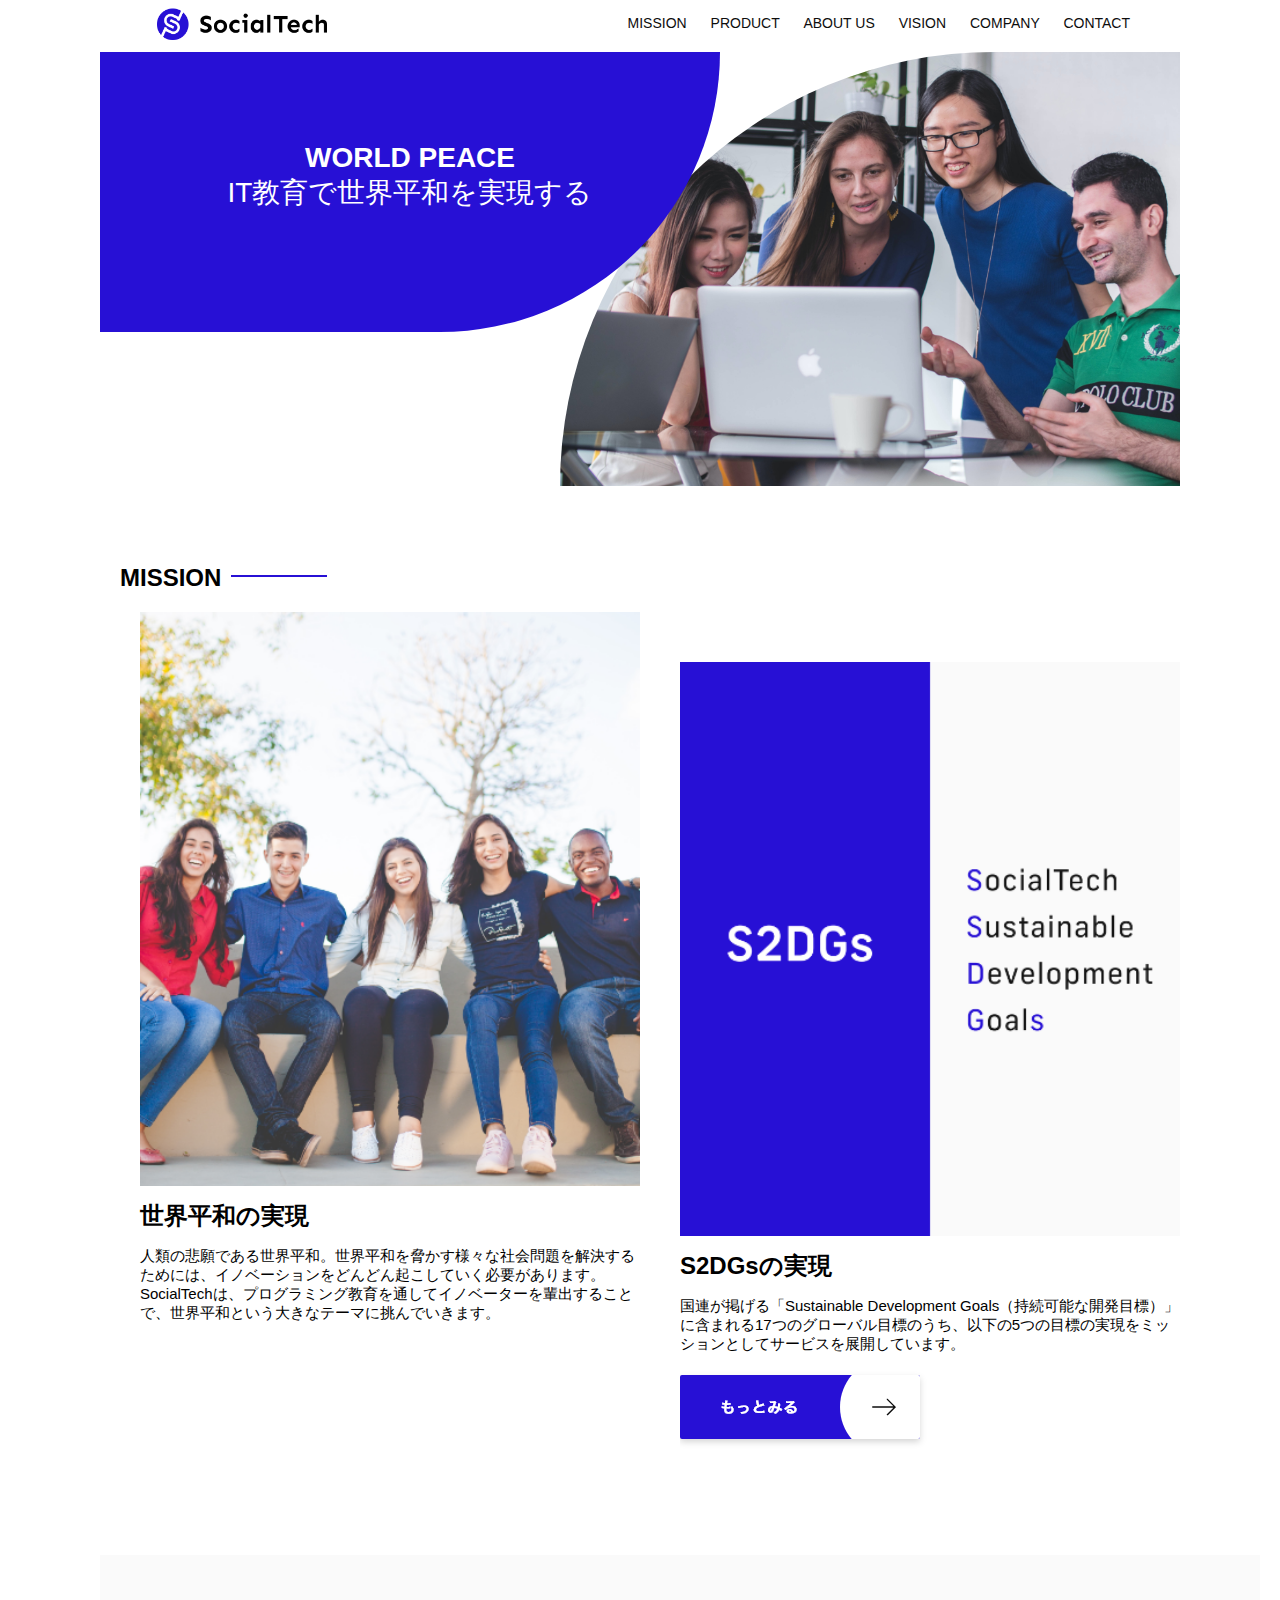
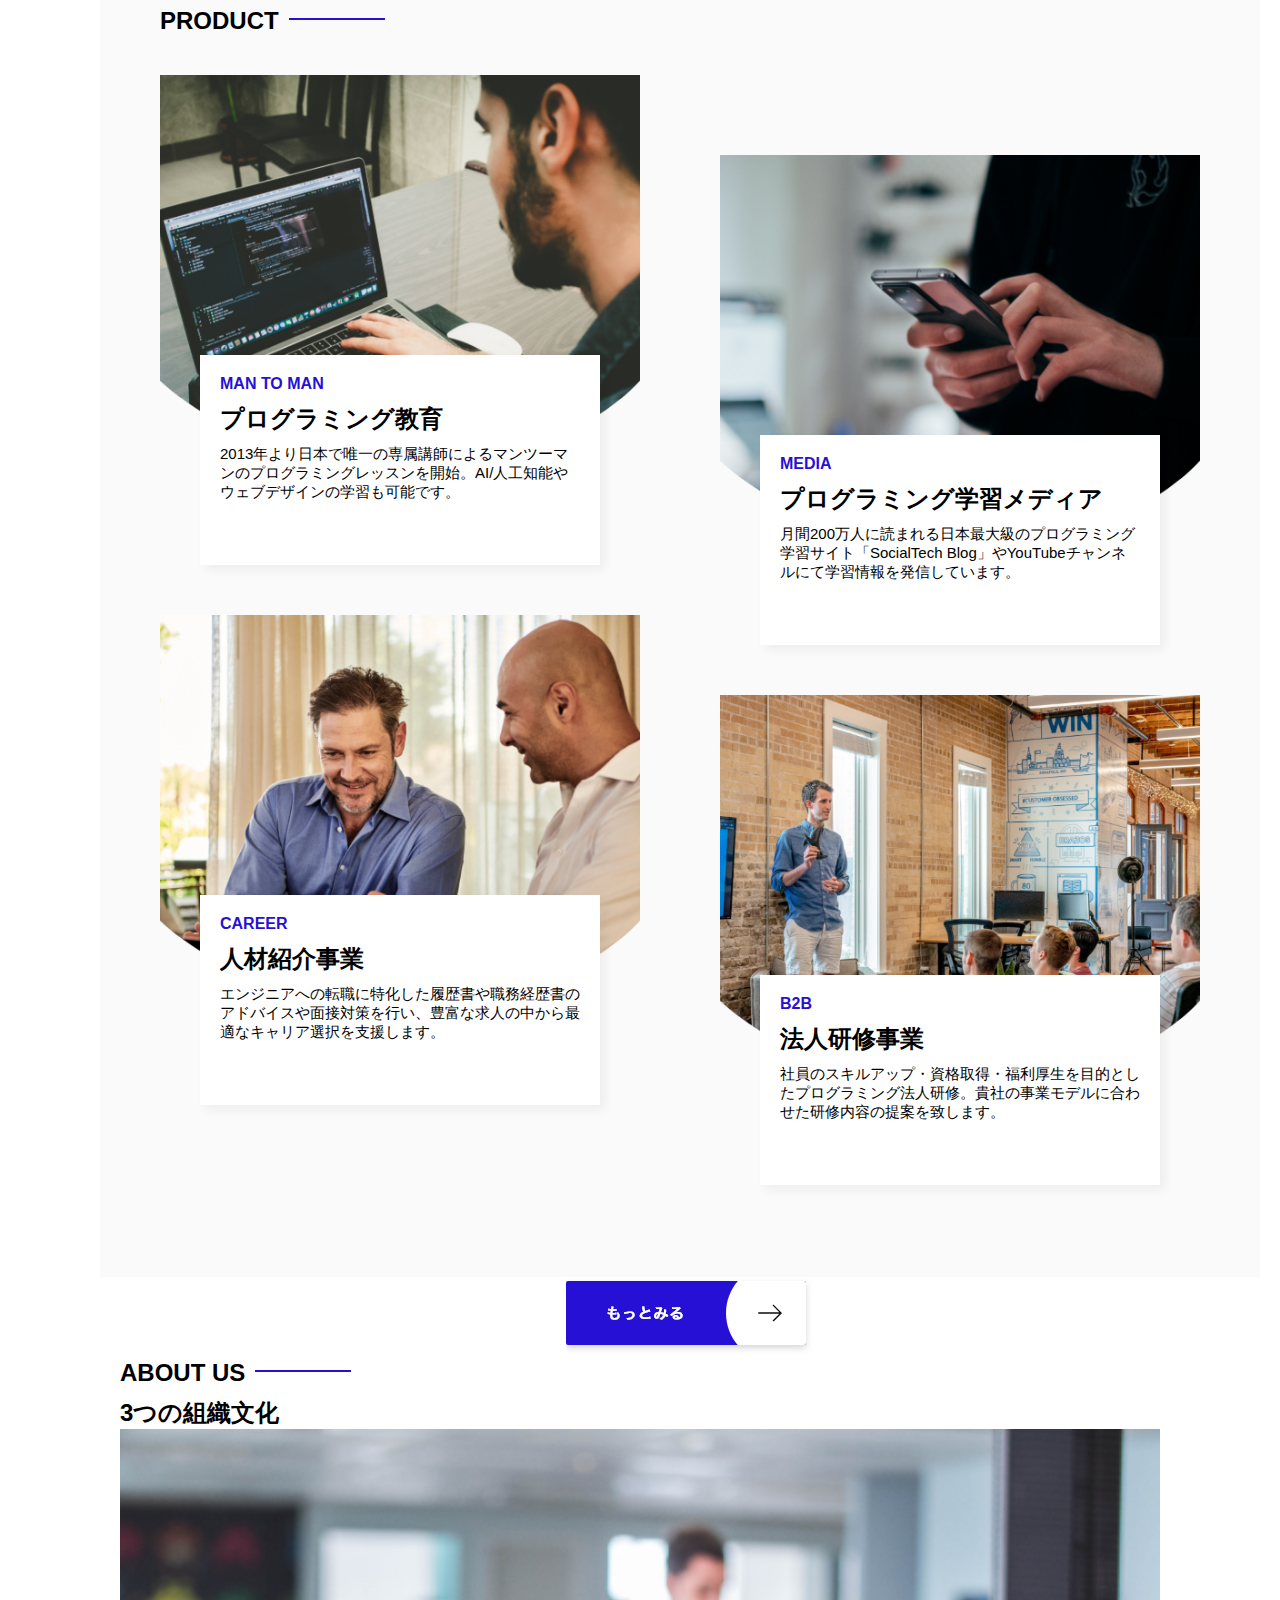
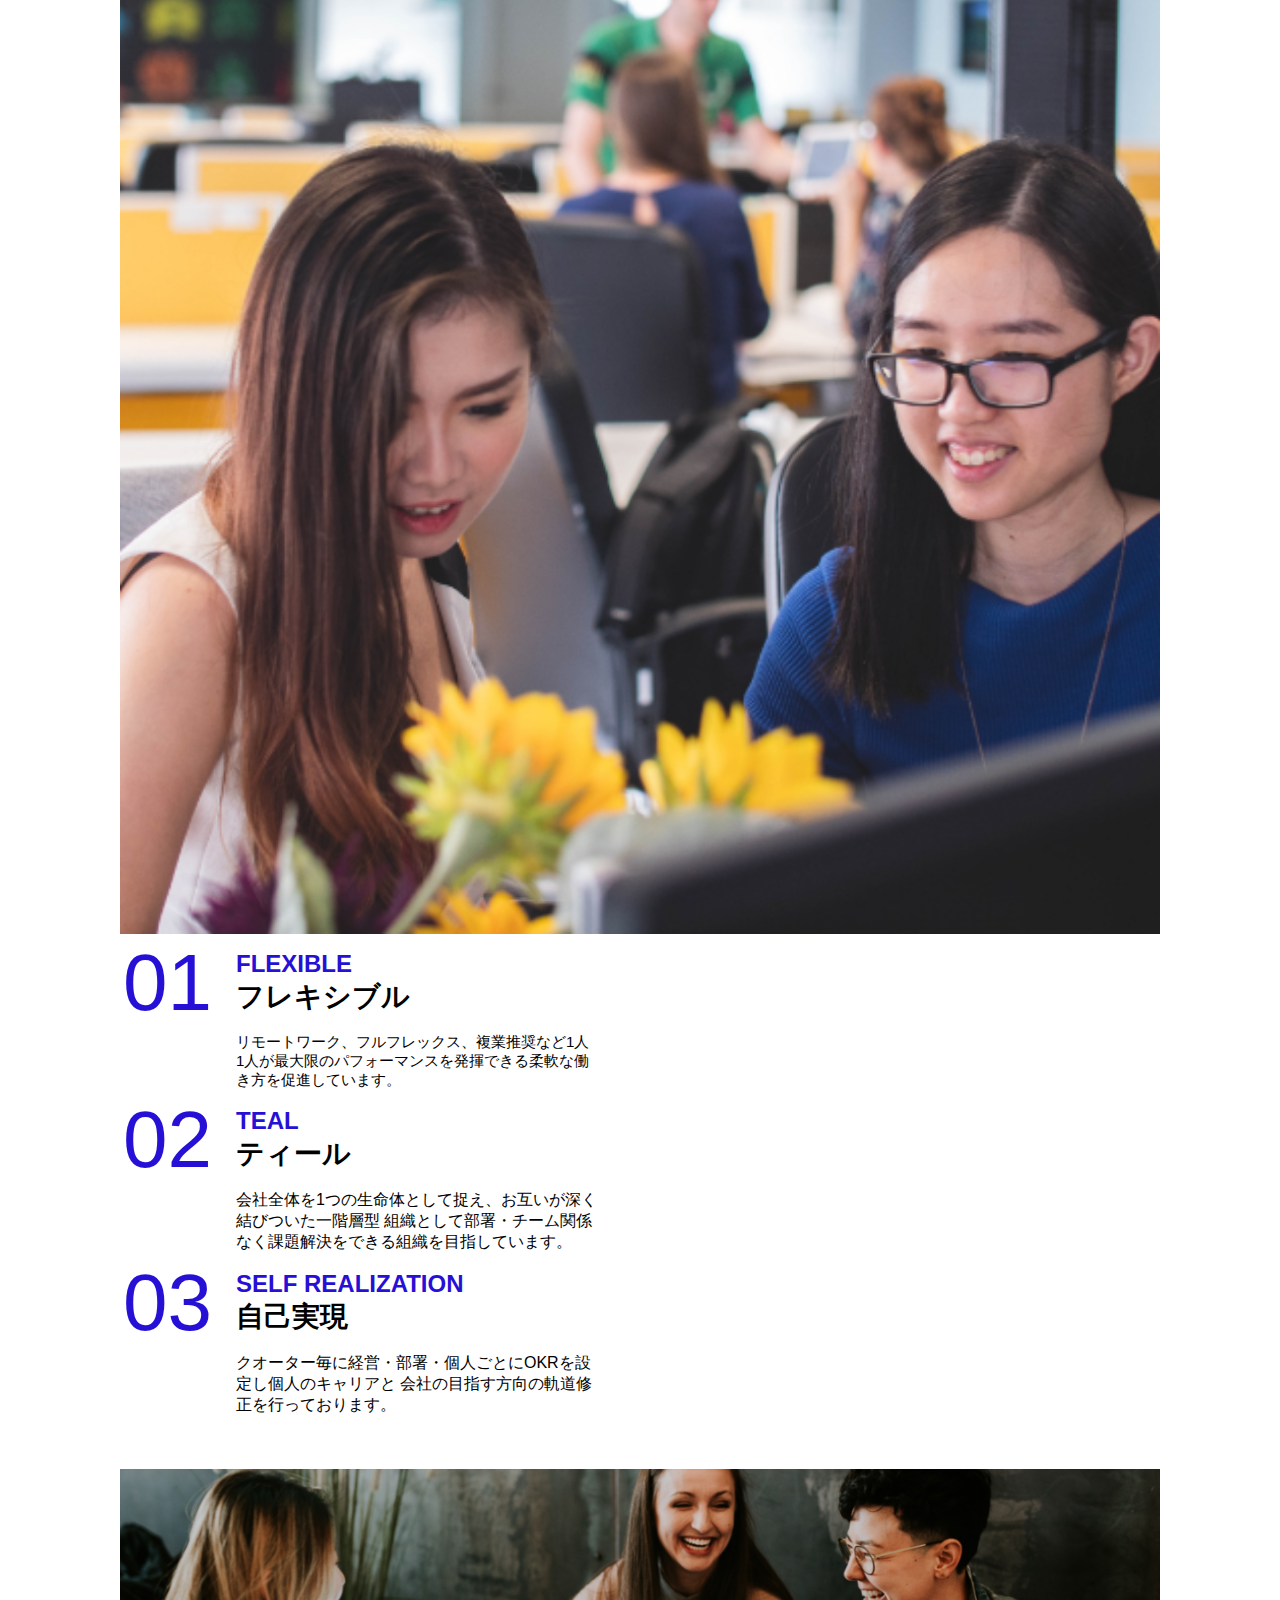
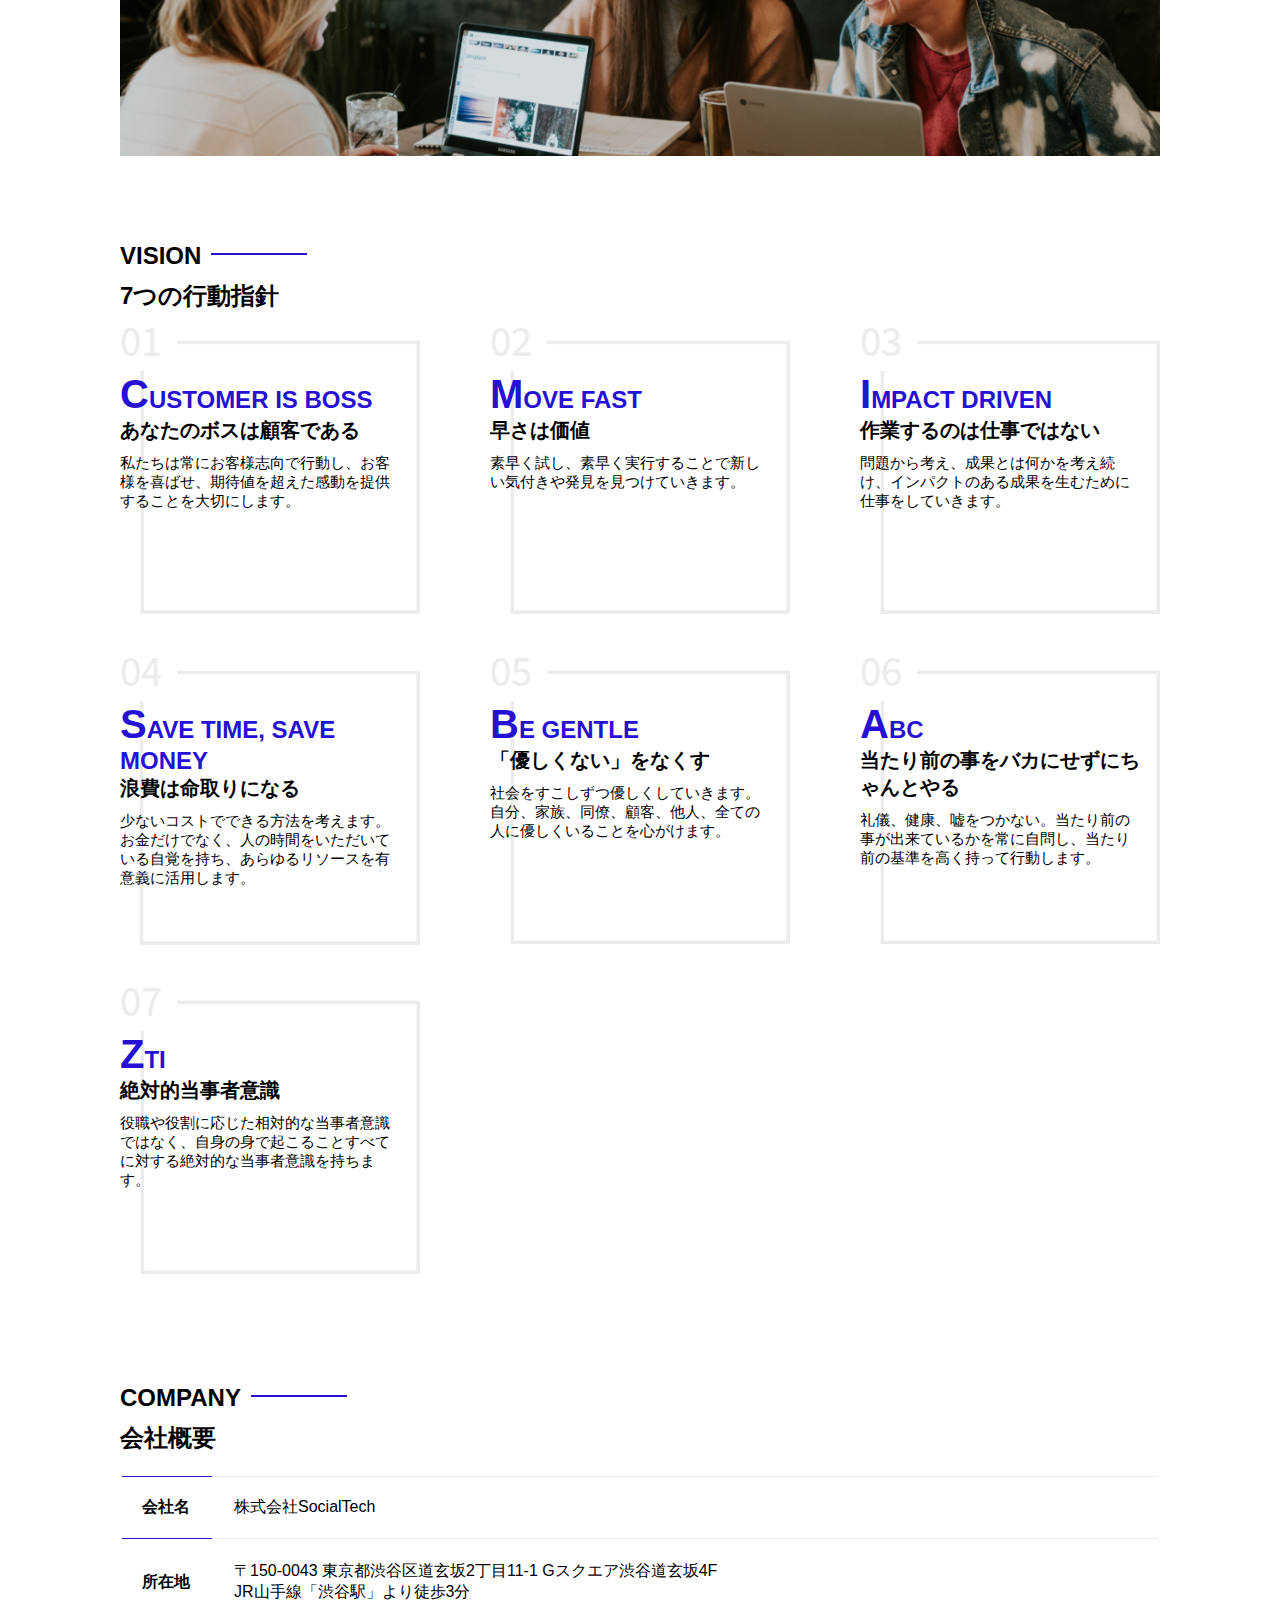
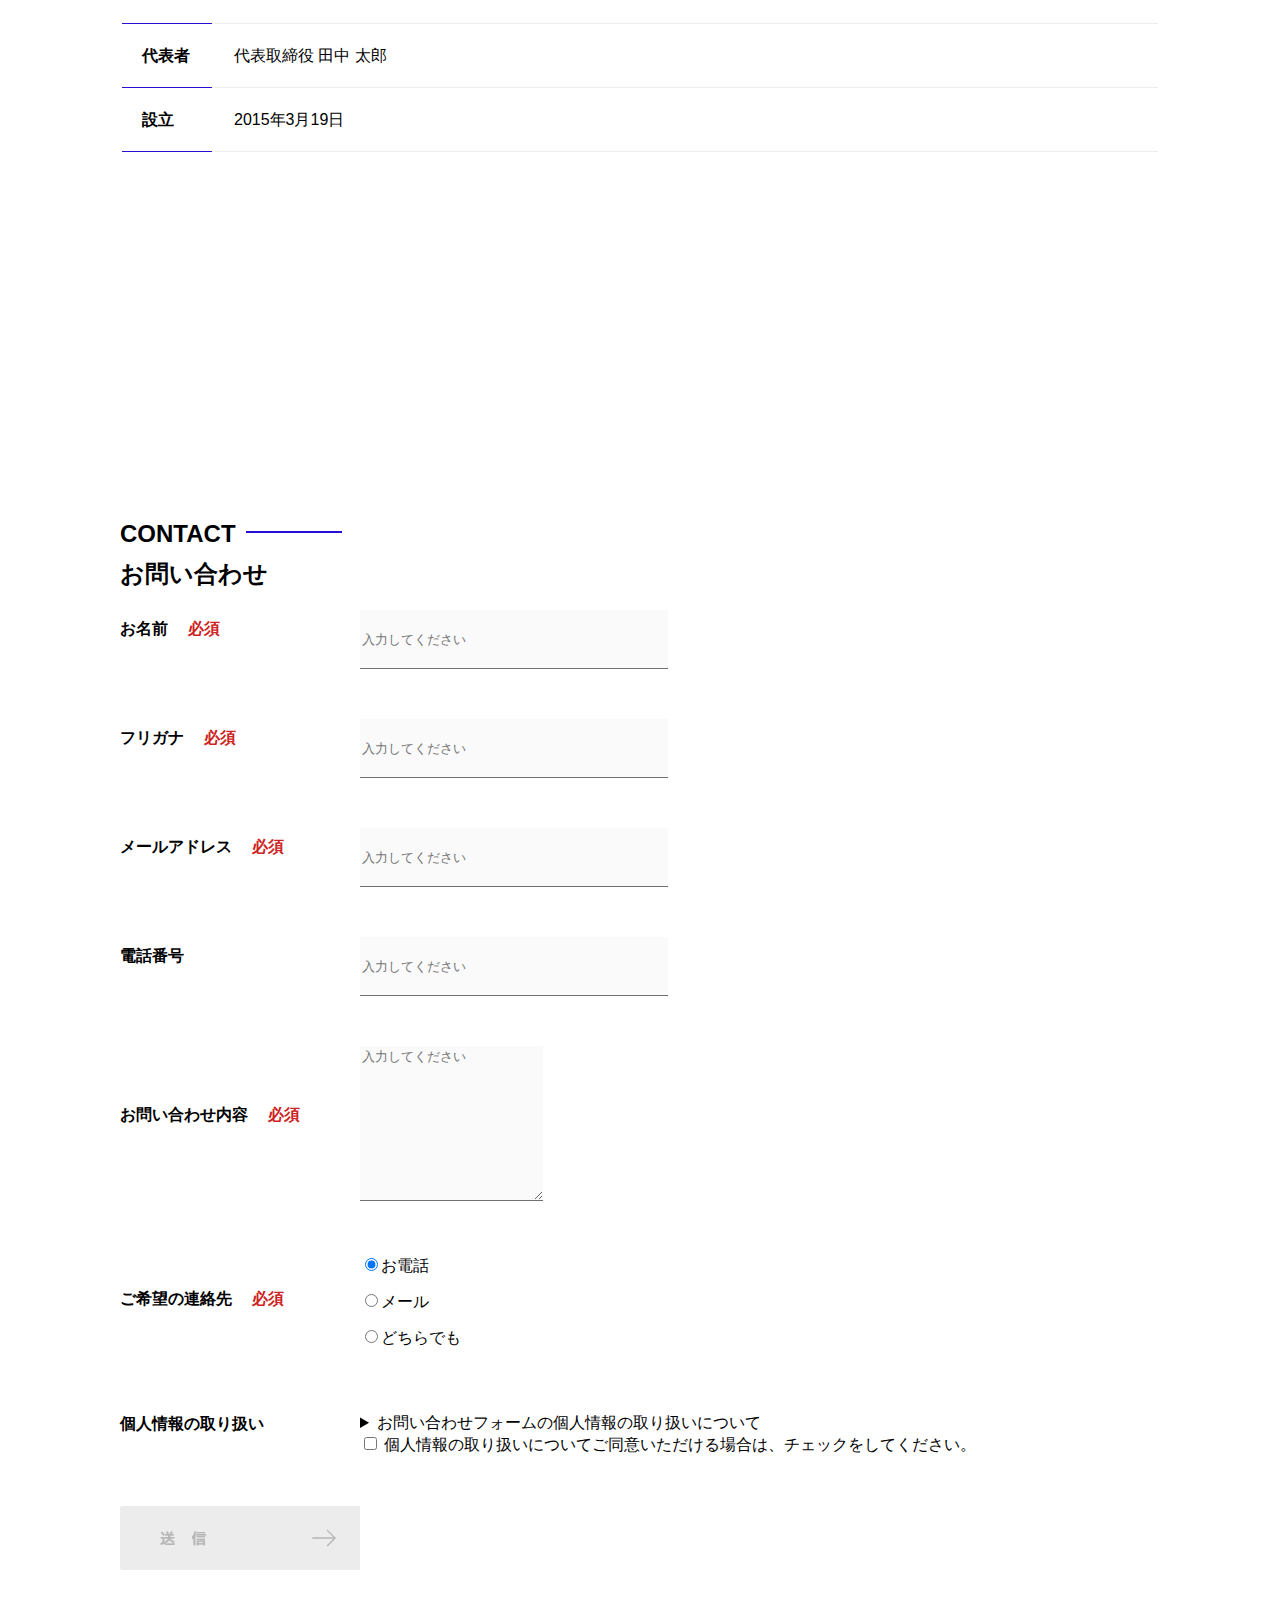
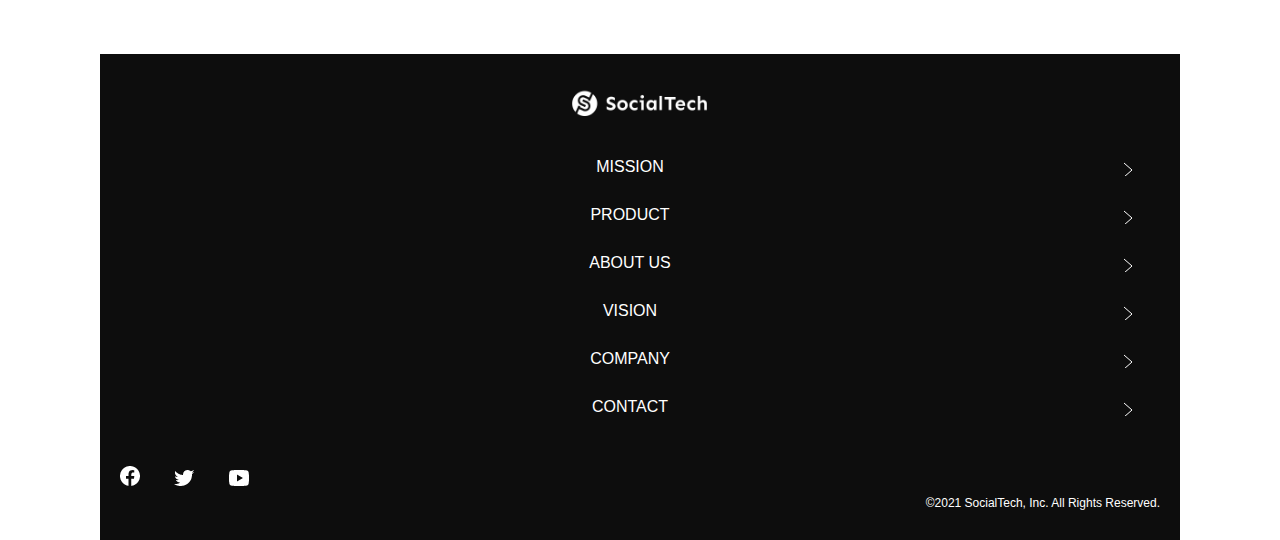
<file: index.html>
<!DOCTYPE html>
<html>
<head>
  <title>SocialTech</title>
  <meta charset="utf-8">
  <meta description="SocialTechはEdTech業界のリーディングカンパニーを目指します。">
  <meta name="viewport" content="width=device-width, initial-scale=1.0">
  <link rel="stylesheet" href="style.css">
  <style>
    img:not([alt]) {
      border: 10px solid red;
    }
  </style>
</head>
<body>
  <!-- ヘッダー -->
  <header>
    <!-- ロゴ -->
    <a href="index.html" id="logo"><img src="images/logo.png" alt="トップページに戻る"></a>

     <!-- PC用ナビゲーション -->
     <nav id="nav-pc">
       <a href="mission.html">MISSION</a>
       <a href="product.html">PRODUCT</a>
       <a href="index.html#aboutus">ABOUT US</a>
       <a href="index.html#vision">VISION</a>
       <a href="index.html#company">COMPANY</a>
       <a href="index.html#contact">CONTACT</a>
     </nav>
      <!-- スマホ用メニューボタン -->
      <img id="menu-sp" src="images/button-menu.png" alt="ナビゲーションを開く" onclick="document.getElementById('nav-sp').style.display = 'block'">

       <!-- スマホ用ナビゲーション -->
     <nav id="nav-sp">
      <img id="close" src="images/button-close.png" alt="ナビゲーションを閉じる" onclick="document.getElementById('nav-sp').style.display = 'none'">
      <a id="logo-sp" href="index.html" onclick="document.getElementById('nav-sp').style.display = 'none'"><img
          src="images/logo-sp.png" alt="トップページに戻る"></a>
      <a class="menu" href="mission.html" onclick="document.getElementById('nav-sp').style.display = 'none'">MISSION</a>
      <a class="menu" href="product.html" onclick="document.getElementById('nav-sp').style.display = 'none'">PRODUCT</a>
      <a class="menu" href="index.html#aboutus" onclick="document.getElementById('nav-sp').style.display = 'none'">ABOUT
        US</a>
      <a class="menu" href="index.html#vision"
        onclick="document.getElementById('nav-sp').style.display = 'none'">VISION</a>
      <a class="menu" href="index.html#company"
        onclick="document.getElementById('nav-sp').style.display = 'none'">COMPANY</a>
      <a class="menu" href="index.html#contact"
        onclick="document.getElementById('nav-sp').style.display = 'none'">CONTACT</a>
      <div id="sns">
        <a href="https://www.facebook.com/sejuku2013"><img src="images/button-facebook.png" alt="Facebookのリンク"></a>
        <a href="https://twitter.com/samuraijuku"><img src="images/button-twitter.png" alt="Twitterのリンク"></a>
        <a href="https://www.youtube.com/channel/UCCFOQO5aDK0xXam4cUQXT8g"><img src="images/button-youtube.png" alt="YouTubeのリンク"></a>
      </div>
    </nav>
  </header>
  <main>
    <article>
        <section id="main-visual">
            <div id="main-message">
                <h1>WORLD PEACE</h1>
                <p>IT教育で世界平和を実現する</p>
            </div>
            <img src="images/index/index-main.png" alt="PCの周りに集まる多国籍の仲間たち">
        </section>

        <section id="mission">
            <h2 class="index-h2">MISSION</h2>
            <div id="mission-flex">
              <div>
                <img id="mission-photo" src="images/index/index-mission.png" alt="屋外のベンチで写真を撮影する多国籍の仲間たち">
                <h3>世界平和の実現</h3>
                <p>
                  人類の悲願である世界平和。世界平和を脅かす様々な社会問題を解決するためには、イノベーションをどんどん起こしていく必要があります。SocialTechは、プログラミング教育を通してイノベーターを輩出することで、世界平和という大きなテーマに挑んでいきます。
                </p>
              </div>
              <div>
                <img id="s2dgs" src="images/index/s2dgs.png" alt="S2DGs">
                <h3>S2DGsの実現</h3>
                <p>国連が掲げる「Sustainable Development Goals（持続可能な開発目標）」に含まれる17つのグローバル目標のうち、以下の5つの目標の実現をミッションとしてサービスを展開しています。</p>
                <a href="mission.html">
                  <img src="images/button-more.png" alt="もっとみる">
                </a>
              </div>
            </div>
          </section>

          <section id="product">
            <h2 class="index-h2">PRODUCT</h2>
            <div>
              <div id="product-left">
                <div>
                    <img class="product-photo" src="images/index/index-mantoman.png" alt="PCでコードを書く男性">
                    <div class="product-explain">
                      <span>MAN TO MAN</span>
                      <h3>プログラミング教育</h3>
                      <p>2013年より日本で唯一の専属講師によるマンツーマンのプログラミングレッスンを開始。AI/人工知能やウェブデザインの学習も可能です。</p>
                    </div>
                  </div>
                  <div>
                    <img class="product-photo" src="images/index/index-career.png" alt="笑顔で話し合う2人の男性">
                    <div class="product-explain">
                      <span>CAREER</span>
                      <h3>人材紹介事業</h3>
                      <p>エンジニアへの転職に特化した履歴書や職務経歴書のアドバイスや面接対策を行い、豊富な求人の中から最適なキャリア選択を支援します。</p>
                    </div>
                  </div>
              </div>
              <div id="product-right">
                <div>
                    <img class="product-photo" src="images/index/index-media.png" alt="スマートフォンを操作する人">
                    <div class="product-explain">
                      <span>MEDIA</span>
                      <h3>プログラミング学習メディア</h3>
                      <p>月間200万人に読まれる日本最大級のプログラミング学習サイト「SocialTech Blog」やYouTubeチャンネルにて学習情報を発信しています。</p>
                    </div>
                  </div>
                  <div>
                    <img class="product-photo" src="images/index/index-b2b.png" alt="講演中の男性とそれを聴く人々">
                    <div class="product-explain">
                      <span>B2B</span>
                      <h3>法人研修事業</h3>
                      <p>社員のスキルアップ・資格取得・福利厚生を目的としたプログラミング法人研修。貴社の事業モデルに合わせた研修内容の提案を致します。</p>
                    </div>
                  </div>
                </div>
              </div>
              <div>
                <a id="product-more" href="product.html">
                  <img src="images/button-more.png" alt="もっとみる">
                </a>
              </div>
              </div>
            </div>
          </section>

          <section id="aboutus">
            <h2 class="index-h2">ABOUT US</h2>
            <h3>3つの組織文化</h3>
            <div>
                <table class="culture-table">
                    <tr>
                      <td>
                        <span class="culture-num">01</span>
                      </td>
                      <td>
                        <span class="culture-en">FLEXIBLE</span>
                        <span class="culture-jp">フレキシブル</span>
                      </td>
                    </tr>
                    <tr>
                      <td>
                        <!--空のセル-->
                      </td>
                      <td>
                        <p class="culture-description">
                          リモートワーク、フルフレックス、複業推奨など1人1人が最大限のパフォーマンスを発揮できる柔軟な働き方を促進しています。
                        </p>
                      </td>
                    </tr>
                    <tr>
                      <td>
                        <span class="culture-num">02</span>
                      </td>
                      <td>
                        <span class="culture-en">TEAL</span>
                        <span class="culture-jp">ティール</span>
                      </td>
                    </tr>
                    <tr>
                      <td>
                        <!--空のセル-->
                      </td>
                      <td>
                        会社全体を1つの生命体として捉え、お互いが深く結びついた一階層型
                        組織として部署・チーム関係なく課題解決をできる組織を目指しています。
                      </td>
                    </tr>
                    <tr>
                      <td>
                        <span class="culture-num">03</span>
                      </td>
                      <td>
                        <span class="culture-en">SELF REALIZATION</span>
                        <span class="culture-jp">自己実現</span>
                      </td>
                    </tr>
                    <td>
                      <!--空のセル-->
                    </td>
        
                    <td>
                      クオーター毎に経営・部署・個人ごとにOKRを設定し個人のキャリアと
                      会社の目指す方向の軌道修正を行っております。
                    </td>
                  </table>
                  <img class="culture-img" src="images/index/index-aboutus1.png" alt="笑顔で話し合う2人の女性">
                </div>
                 <img class="culture-img2" src="images/index/index-aboutus2.png" alt="笑顔で話し合う3人の男女">
            </div>
          </section>

          <section id="vision">
            <h2 class="index-h2">VISION</h2>
            <h3>7つの行動指針</h3>
            <div>
                <div class="vision-box">
                    <img src="images/index/vision-01.png" alt="01">
                    <span>
                      <h4>CUSTOMER IS BOSS</h4>
                      <h5>あなたのボスは顧客である</h5>
                      <p>私たちは常にお客様志向で行動し、お客様を喜ばせ、期待値を超えた感動を提供することを大切にします。</p>
                    </span>
                  </div>
                  <div class="vision-box">
                    <img src="images/index/vision-02.png" alt="02">
                    <span>
                      <h4>MOVE FAST</h4>
                      <h5>早さは価値</h5>
                      <p>素早く試し、素早く実行することで新しい気付きや発見を見つけていきます。</p>
                    </span>
                  </div>
                  <div class="vision-box">
                    <img src="images/index/vision-03.png" alt="03">
                    <span>
                      <h4>IMPACT DRIVEN</h4>
                      <h5>作業するのは仕事ではない</h5>
                      <p>問題から考え、成果とは何かを考え続け、インパクトのある成果を生むために仕事をしていきます。</p>
                    </span>
                  </div>
                  <div class="vision-box">
                    <img src="images/index//vision-04.png" alt="04">
                    <span>
                      <h4>SAVE TIME, SAVE MONEY</h4>
                      <h5>浪費は命取りになる</h5>
                      <p>少ないコストでできる方法を考えます。お金だけでなく、人の時間をいただいている自覚を持ち、あらゆるリソースを有意義に活用します。</p>
                    </span>
                  </div>
                  <div class="vision-box">
                    <img src="images/index/vision-05.png" alt="05">
                    <span>
                      <h4>BE GENTLE</h4>
                      <h5>「優しくない」をなくす</h5>
                      <p>社会をすこしずつ優しくしていきます。自分、家族、同僚、顧客、他人、全ての人に優しくいることを心がけます。</p>
                    </span>
                  </div>
                  <div class="vision-box">
                    <img src="images/index/vision-06.png" alt="06">
                    <span>
                      <h4>ABC</h4>
                      <h5>当たり前の事をバカにせずにちゃんとやる</h5>
                      <p>礼儀、健康、嘘をつかない。当たり前の事が出来ているかを常に自問し、当たり前の基準を高く持って行動します。</p>
                    </span>
                  </div>
                  <div class="vision-box">
                    <img src="images/index/vision-07.png" alt="07">
                    <span>
                      <h4>ZTI</h4>
                      <h5>絶対的当事者意識</h5>
                      <p>役職や役割に応じた相対的な当事者意識ではなく、自身の身で起こることすべてに対する絶対的な当事者意識を持ちます。</p>
                    </span>
                  </div>
            </div>
          </section>

          <section id="company">
            <h2 class="index-h2">COMPANY</h2>
            <h3>会社概要</h3>
            <table id="company-table">
                <tr>
                  <th class="tableheader-first">会社名</th>
                  <td class="cell-first">株式会社SocialTech</td>
                </tr>
                <tr>
                  <th class="tableheader">所在地</th>
                  <td class="cell">〒150-0043 東京都渋谷区道玄坂2丁目11-1 Gスクエア渋谷道玄坂4F<br>JR山手線「渋谷駅」より徒歩3分</td>
                </tr>
                <tr>
                  <th class="tableheader">代表者</th>
                  <td class="cell">代表取締役 田中 太郎</td>
                </tr>
                <tr>
                  <th class="tableheader">設立</th>
                  <td class="cell">2015年3月19日</td>
                </tr>
              </table>
              <iframe
              src="https://www.google.com/maps/embed?pb=!1m18!1m12!1m3!1d3241.7759544892483!2d139.69399665123464!3d35.65789123876098!2m3!1f0!2f0!3f0!3m2!1i1024!2i768!4f13.1!3m3!1m2!1s0x60188caa0042e8d1%3A0xba130bea826a7aa2!2z44CSMTUwLTAwNDMg5p2x5Lqs6YO95riL6LC35Yy66YGT546E5Z2C77yS5LiB55uu77yR77yR4oiS77yR!5e0!3m2!1sja!2sjp!4v1636872991912!5m2!1sja!2sjp"
              style="border:0;" allowfullscreen="" loading="lazy">
            </iframe>
          </section>

          <section id="contact">
            <h2 class="index-h2">CONTACT</h2>
            <h3>お問い合わせ</h3>
            <form action="https://api.staticforms.xyz/submit" method="post">
                <input type="text" name="honeypot" style="display:none">
                <input type="hidden" name="accessKey" value="4e52671a-83bd-448b-a4c0-2c748db7edf5">
                <input type="hidden" name="subject" value="お問い合わせフォーム" />
                <input type="hidden" name="replyTo" value="ryouta4015@gmail.com">
                <input type="hidden" name="redirectTo" value="">

                <div>
                    <div class="contact-heading">
                        <label class="contact-label">お名前<span class="contact-span">必須</span></label>
                    </div>
                    <div class="contact-form">
                        <input type="text" name="name" placeholder="入力してください" class="contact-textbox">
                    </div>
                </div>

                <div>
                    <div class="contact-heading">
                        <label class="contact-label">フリガナ<span class="contact-span">必須</span></label>
                    </div>
                    <div>
                        <input type="text" name="hurigana" placeholder="入力してください" class="contact-textbox">
                    </div>
                </div>

                <div>
                    <div class="contact-heading">
                        <label class="contact-label">メールアドレス<span class="contact-span">必須</span></label>
                    </div>
                    <div>
                        <input type="text" name="email" placeholder="入力してください" class="contact-textbox">
                    </div>
                </div>

                <div>
                    <div class="contact-heading">
                        <label class="contact-label">電話番号</label>
                    </div>
                    <div>
                        <input type="text" name="tel" placeholder="入力してください" class="contact-textbox">
                    </div>
                </div>

                <div>
                    <div class="contact-heading">
                        <label class="contact-label">お問い合わせ内容<span class="contact-span">必須</span></label>
                    </div>
                    <div>
                        <textarea class="contact-textarea" placeholder="入力してください" name="message"></textarea>
                    </div>
                </div>

                <div>
                    <div class="contact-heading">
                        <label class="contact-label">ご希望の連絡先<span class="contact-span">必須</span></label>
                    </div>
                    <div>
                        <input class="radiobutton" type="radio" value="tel" name="contact" checked><label>お電話</label>
                        <input class="radiobutton" type="radio" value="mail" name="contact"><label>メール</label>
                        <input class="radiobutton" type="radio" value="both" name="contact"><label>どちらでも</label>
                    </div>
                </div>

                <div>
                    <div class="contact-heading">
                      <label class="contact-label">個人情報の取り扱い</label>
                    </div>
                    <div>
                      <details>
                        <summary>お問い合わせフォームの個人情報の取り扱いについて</summary>
                        <div>
                          <span>１．組織の名称又は氏名</span><br>
                          株式会社SocialTech<br><br>
                          <span>２．個人情報保護管理者（若しくはその代理人）の氏名又は職名、所属及び連絡先
                            鈴木 一郎 コーポレート部</span><br>
                          メールアドレス：support@socialtech.net<br>
                          TEL：03-xxxx-xxxx<br>
                          <span>３．個人情報の利用目的</span><br>
                          ・本サービス及び本サービスに関連する情報の提供又はそれらに関する連絡のため<br>
                          ・ユーザーの本人確認のため<br>
                          ・当社サービスのご案内のため<br>
                          ・当社の商品等の広告または宣伝（電子メールによるものを含むものとします。）<br><br>
                          <span>４．個人情報の取り扱い業務の委託</span><br>
                          個人情報の取扱業務の全部または一部を外部に業務委託する場合があります。<br>
                          その際、弊社は、個人情報を適切に保護できる管理体制を敷き実行していることを条件として<br>
                          委託先を厳選したうえで、機密保持契約を委託先と締結し、お客様の個人情報を厳密に管理させます。<br><br>
                          <span>５．個人情報の開示等の請求</span><br>
                          お客様は、弊社に対してご自身の個人情報の開示等（利用目的の通知、開示、内容の訂正・追加・削除、利用の停止または消去、第三者への提供の停止）に関して、当社問合わせ窓口に申し出ることができます。<br>
                          その際、弊社はお客様ご本人を確認させていただいたうえで、合理的な期間内に対応いたします。<br><br>
                          なお、個人情報に関する弊社問合わせ先は、次の通りです。<br><br>
                          株式会社SocialTech　個人情報問合せ窓口<br>
                          〒150-0043　東京都渋谷区道玄坂2丁目11-1 Ｇスクエア渋谷道玄坂 4F<br>
                          メールアドレス：support@socialtech.net　TEL：03-xxxx-xxxx<br><br>
                          <span>６．個人情報を提供されることの任意性について</span><br><br>
                          お客様がご自身の個人情報を弊社に提供されるか否かは、お客様のご判断によりますが、もしご提供されない場合には、適切なサービスが提供できない場合がありますので予めご了承ください。
                        </div>
                      </details>
                      <input type="checkbox" name="agree">
                      <span>個人情報の取り扱いについてご同意いただける場合は、チェックをしてください。</span>
                    </div>
                  </div>
                  <input type="image" value="submit" src="images/button-submit.png" alt="送信する">
            </form>
          </section>
    </article>
    <footer>
      <div id="footer-logo">
        <img src="images/logo-sp.png" alt="SocialTech">
      </div>
      <div id="footer-link">
        <a href="mission.html">MISSION</a>
        <a href="product.html">PRODUCT</a>
        <a href="index.html#aboutus">ABOUT US</a>
        <a href="index.html#vision">VISION</a>
        <a href="index.html#company">COMPANY</a>
        <a href="index.html#contact">CONTACT</a>
      </div>
      <div id="sns-footer">
        <a href="https://www.facebook.com/sejuku2013"><img src="images/button-facebook.png" alt="Facebookのリンク"></a>
        <a href="https://twitter.com/samuraijuku"><img src="images/button-twitter.png" alt="Twitterのリンク"></a>
        <a href="https://www.youtube.com/channel/UCCFOQO5aDK0xXam4cUQXT8g"><img src="images/button-youtube.png" alt="YouTubeのリンク"></a>
        <span id="copyright">&copy;2021 SocialTech, Inc. All Rights Reserved. </span>
      </div>
      
    </footer>
  </main>
  
</body>
</html>
</file>
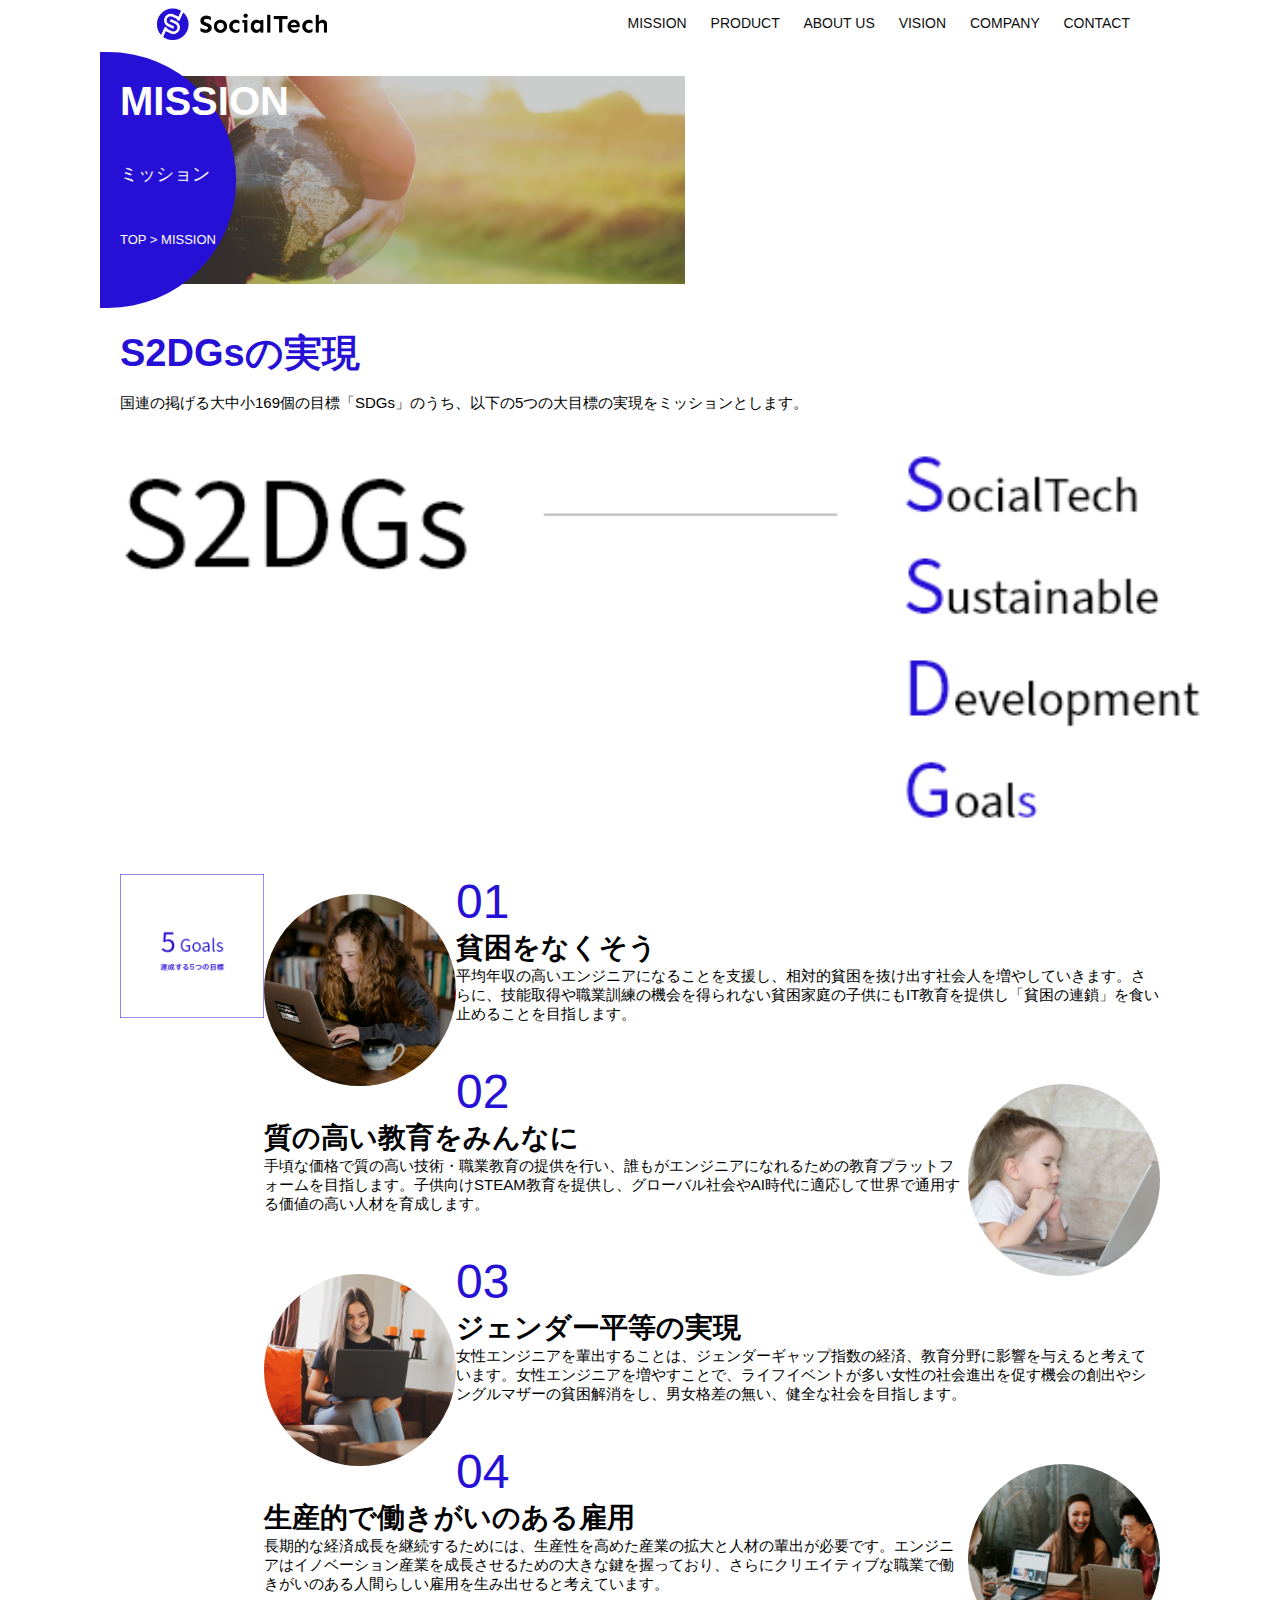
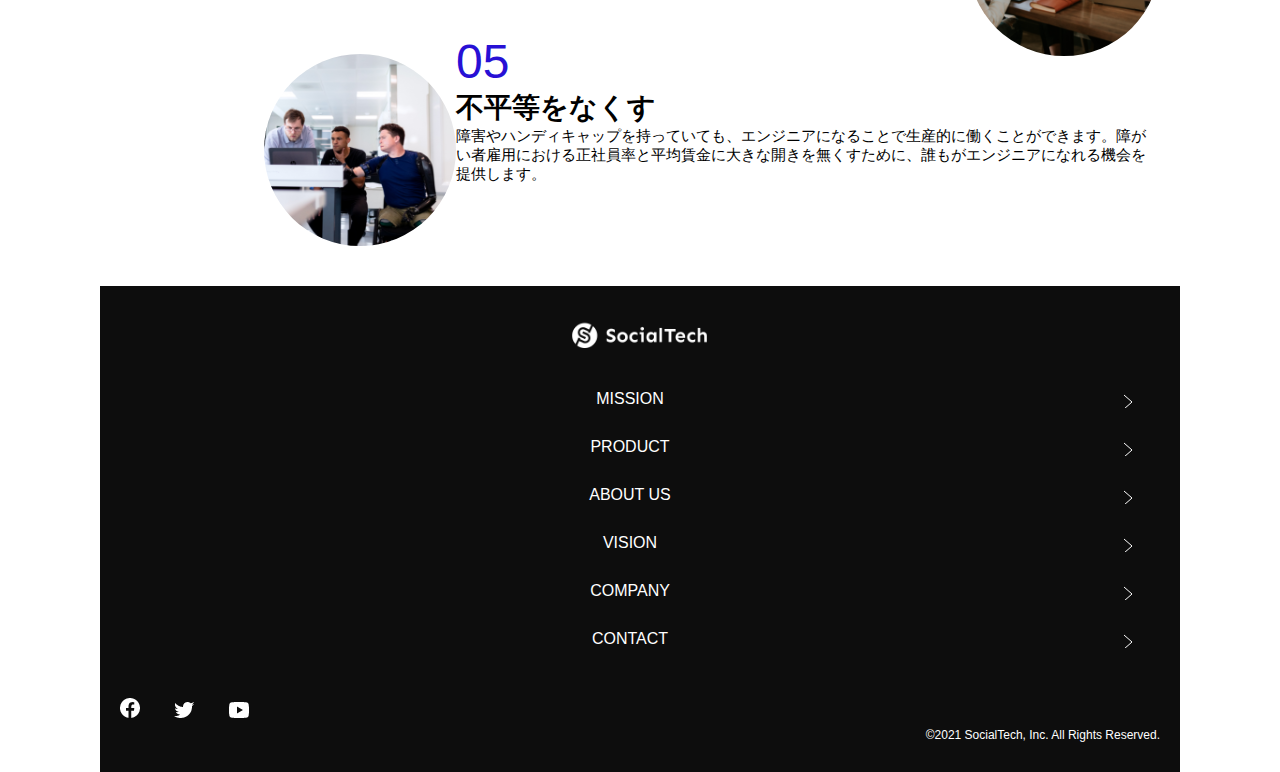
<file: mission.html>
<!DOCTYPE html>
<html>
<head>
  <title>SocialTech - MISSION ミッション -</title>
  <meta charset="utf-8">
  <meta description="SocialTechが目指す5つの目標（S2DGs）を紹介します">
  <meta name="viewport" content="width=device-width, initial-scale=1.0">
  <link rel="stylesheet" href="style.css">
</head>

<body>
  <!-- ヘッダー -->
  <header>
    <!-- ロゴ -->
    <a href="index.html" id="logo"><img src="images/logo.png" alt="トップページに戻る"></a>

    <!-- PC用ナビゲーション -->
    <nav id="nav-pc">
      <a href="mission.html">MISSION</a>
      <a href="product.html">PRODUCT</a>
      <a href="index.html#aboutus">ABOUT US</a>
      <a href="index.html#vision">VISION</a>
      <a href="index.html#company">COMPANY</a>
      <a href="index.html#contact">CONTACT</a>
    </nav>

    <!-- スマホ用メニューボタン -->
    <img id="menu-sp" src="images/button-menu.png" alt="ナビゲーションを開く" onclick="document.getElementById('nav-sp').style.display = 'block'">

    <!-- スマホ用ナビゲーション -->
    <nav id="nav-sp">
      <img id="close" src="images/button-close.png" alt="ナビゲーションを閉じる" onclick="document.getElementById('nav-sp').style.display = 'none'">
      <a id="logo-sp" href="index.html" onclick="document.getElementById('nav-sp').style.display = 'none'"><img
          src="images/logo-sp.png" alt="トップページに戻る"></a>
      <a class="menu" href="mission.html" onclick="document.getElementById('nav-sp').style.display = 'none'">MISSION</a>
      <a class="menu" href="product.html" onclick="document.getElementById('nav-sp').style.display = 'none'">PRODUCT</a>
      <a class="menu" href="index.html#aboutus" onclick="document.getElementById('nav-sp').style.display = 'none'">ABOUT
        US</a>
      <a class="menu" href="index.html#vision"
        onclick="document.getElementById('nav-sp').style.display = 'none'">VISION</a>
      <a class="menu" href="index.html#company"
        onclick="document.getElementById('nav-sp').style.display = 'none'">COMPANY</a>
      <a class="menu" href="index.html#contact"
        onclick="document.getElementById('nav-sp').style.display = 'none'">CONTACT</a>
      <div id="sns">
        <a href="https://www.facebook.com/sejuku2013"><img src="images/button-facebook.png" alt="Facebookのリンク"></a>
        <a href="https://twitter.com/samuraijuku"><img src="images/button-twitter.png" alt="Twitterのリンク"></a>
        <a href="https://www.youtube.com/channel/UCCFOQO5aDK0xXam4cUQXT8g"><img src="images/button-youtube.png" alt="YouTubeのリンク"></a>
      </div>
    </nav>
  </header>
  <main>
    <article>
        <section id="mission-main">
            <div id="mission-title">
              <h1>MISSION</h1>
              <span>ミッション</span>
              <div>TOP > MISSION</div>
            </div>
          </section>
          <section id="mission-s2dgs">
            <h2 class="mission-h2">S2DGsの実現</h2>
            <p>国連の掲げる大中小169個の目標「SDGs」のうち、以下の5つの大目標の実現をミッションとします。</p>
            <img src="images/mission/mission-s2dgs.png" alt="S2DGs">
          </section>
          <section id="mission-5goals">
            <div>
              <img id="s2dgs-image" src="images/mission/mission-5goals.png" alt="5Goals">
            </div>
            <div>
                <div>
                  <img class="fivegoals-image-left" src="images/mission/mission-5goals01.png" alt="PCを操作する女の子">
                  <span class="fivegoals-number">01</span>
                  <h3 class="fivegoals-h3">貧困をなくそう</h3>
                  <p class="fivegoals-p">
                    平均年収の高いエンジニアになることを支援し、相対的貧困を抜け出す社会人を増やしていきます。さらに、技能取得や職業訓練の機会を得られない貧困家庭の子供にもIT教育を提供し「貧困の連鎖」を食い止めることを目指します。
                  </p>
                </div>
        
                <div>
                  <img class="fivegoals-image-right" src="images/mission/mission-5goals02.png" alt="PCを見つめる小さい女の子">
                  <span class="fivegoals-number">02</span>
                  <h3 class="fivegoals-h3">質の高い教育をみんなに</h3>
                  <p class="fivegoals-p">
                    手頃な価格で質の高い技術・職業教育の提供を行い、誰もがエンジニアになれるための教育プラットフォームを目指します。子供向けSTEAM教育を提供し、グローバル社会やAI時代に適応して世界で通用する価値の高い人材を育成します。
                  </p>
                </div>
        
                <div>
                  <img class="fivegoals-image-left" src="images/mission/mission-5goals03.png" alt="PCを操作する女性">
                  <span class="fivegoals-number">03</span>
                  <h3 class="fivegoals-h3">ジェンダー平等の実現</h3>
                  <p class="fivegoals-p">
                    女性エンジニアを輩出することは、ジェンダーギャップ指数の経済、教育分野に影響を与えると考えています。女性エンジニアを増やすことで、ライフイベントが多い女性の社会進出を促す機会の創出やシングルマザーの貧困解消をし、男女格差の無い、健全な社会を目指します。
                  </p>
                </div>
        
                <div>
                  <img class="fivegoals-image-right" src="images/mission/mission-5goals04.png" alt="笑顔で話し合う3人の男女">
                  <span class="fivegoals-number">04</span>
                  <h3 class="fivegoals-h3">生産的で働きがいのある雇用</h3>
                  <p class="fivegoals-p">
                    長期的な経済成長を継続するためには、生産性を高めた産業の拡大と人材の輩出が必要です。エンジニアはイノベーション産業を成長させるための大きな鍵を握っており、さらにクリエイティブな職業で働きがいのある人間らしい雇用を生み出せると考えています。
                  </p>
                </div>
        
                <div>
                  <img class="fivegoals-image-left" src="images/mission/mission-5goals05.png" alt="障害を持つ男性が生き生きと働く様子">
                  <span class="fivegoals-number">05</span>
                  <h3 class="fivegoals-h3">不平等をなくす</h3>
                  <p class="fivegoals-p">
                    障害やハンディキャップを持っていても、エンジニアになることで生産的に働くことができます。障がい者雇用における正社員率と平均賃金に大きな開きを無くすために、誰もがエンジニアになれる機会を提供します。
                  </p>
                </div>
              </div>
          </section>
       </article>
    </article>
    <footer>
      <div id="footer-logo">
        <img src="images/logo-sp.png" alt="SocialTech">
      </div>
      <div id="footer-link">
        <a href="mission.html">MISSION</a>
        <a href="product.html">PRODUCT</a>
        <a href="index.html#aboutus">ABOUT US</a>
        <a href="index.html#vision">VISION</a>
        <a href="index.html#company">COMPANY</a>
        <a href="index.html#contact">CONTACT</a>
      </div>
      <div id="sns-footer">
        <a href="https://www.facebook.com/sejuku2013"><img src="images/button-facebook.png" alt="Facebookのリンク"></a>
        <a href="https://twitter.com/samuraijuku"><img src="images/button-twitter.png" alt="Twitterのリンク"></a>
        <a href="https://www.youtube.com/channel/UCCFOQO5aDK0xXam4cUQXT8g"><img src="images/button-youtube.png" alt="YouTubeのリンク"></a>
        <span id="copyright">&copy;2021 SocialTech, Inc. All Rights Reserved. </span>
      </div>
    </footer>
  </main>
</body>

</html>
</file>
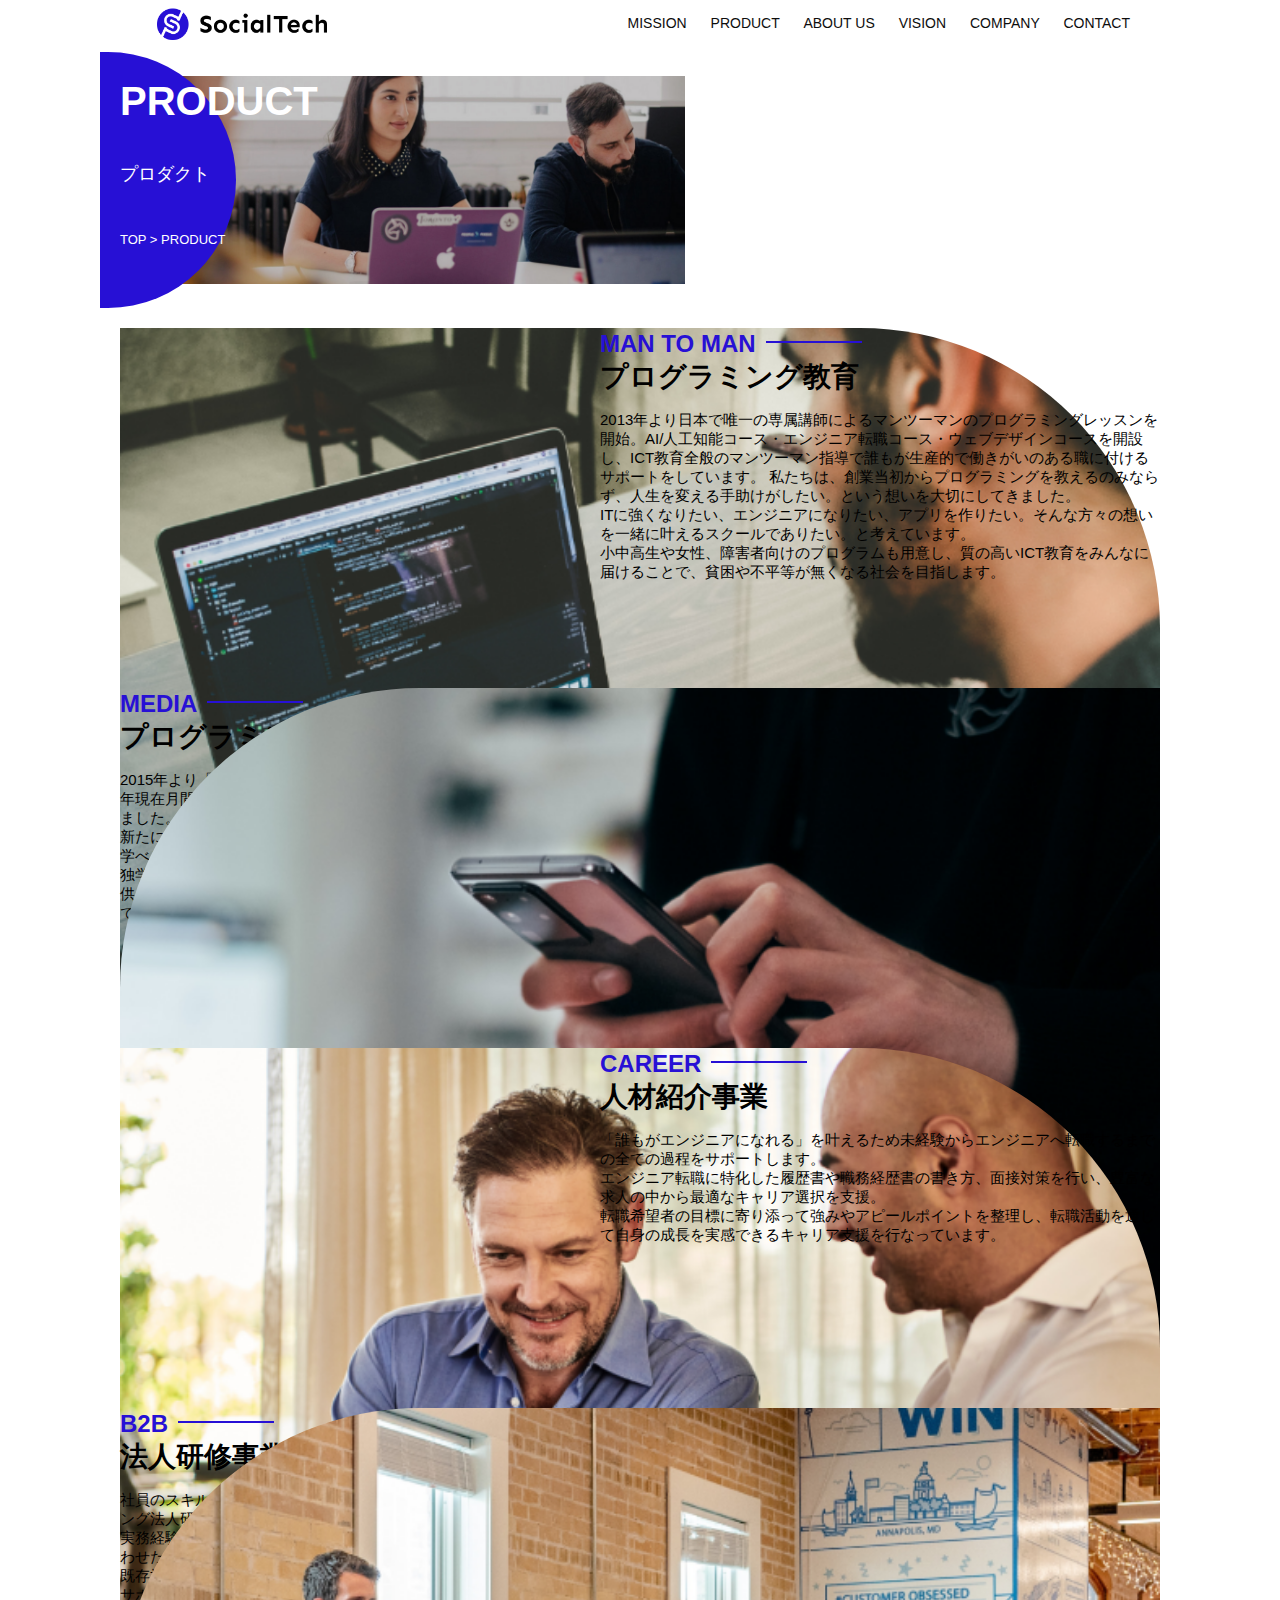
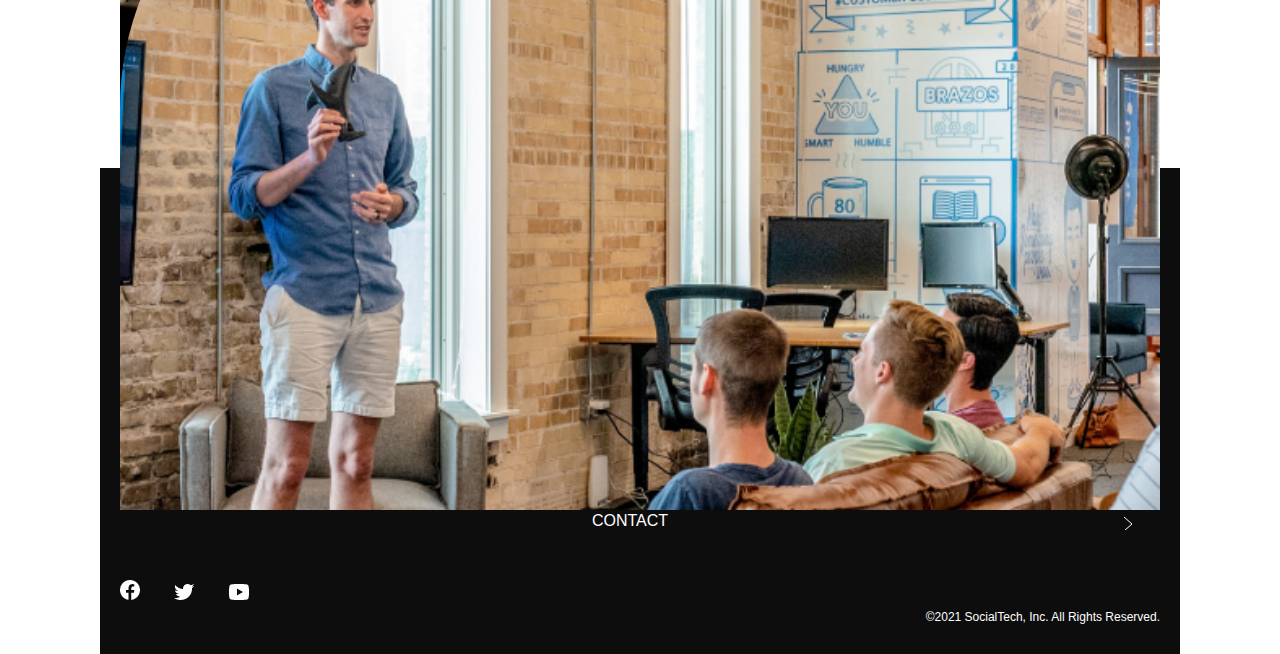
<file: product.html>
<!DOCTYPE html>
  <html>
  <head>
    <title>SocialTech -PRODUCT プロダクト-</title>
    <meta charset="utf-8">
    <meta description="SocialTechの4つのプロダクトを紹介します">
    <meta name="viewport" content="width=device-width, initial-scale=1.0">
    <link rel="stylesheet" href="style.css">
  </head>
  
  <body>
    <!-- ヘッダー -->
    <header>
      <!-- ロゴ -->
      <a href="index.html" id="logo"><img src="images/logo.png" alt="トップページに戻る"></a>
  
      <!-- PC用ナビゲーション -->
      <nav id="nav-pc">
        <a href="mission.html">MISSION</a>
        <a href="product.html">PRODUCT</a>
        <a href="index.html#aboutus">ABOUT US</a>
        <a href="index.html#vision">VISION</a>
        <a href="index.html#company">COMPANY</a>
        <a href="index.html#contact">CONTACT</a>
      </nav>
  
      <!-- スマホ用メニューボタン -->
      <img id="menu-sp" src="images/button-menu.png" alt="ナビゲーションを開く" onclick="document.getElementById('nav-sp').style.display = 'block'">
  
      <!-- スマホ用ナビゲーション -->
      <nav id="nav-sp">
        <img id="close" src="images/button-close.png" alt="ナビゲーションを閉じる" onclick="document.getElementById('nav-sp').style.display = 'none'">
        <a id="logo-sp" href="index.html" onclick="document.getElementById('nav-sp').style.display = 'none'"><img
            src="images/logo-sp.png" alt="トップページに戻る"></a>
        <a class="menu" href="mission.html" onclick="document.getElementById('nav-sp').style.display = 'none'">MISSION</a>
        <a class="menu" href="product.html" onclick="document.getElementById('nav-sp').style.display = 'none'">PRODUCT</a>
        <a class="menu" href="index.html#aboutus" onclick="document.getElementById('nav-sp').style.display = 'none'">ABOUT
          US</a>
        <a class="menu" href="index.html#vision"
          onclick="document.getElementById('nav-sp').style.display = 'none'">VISION</a>
        <a class="menu" href="index.html#company"
          onclick="document.getElementById('nav-sp').style.display = 'none'">COMPANY</a>
        <a class="menu" href="index.html#contact"
          onclick="document.getElementById('nav-sp').style.display = 'none'">CONTACT</a>
        <div id="sns">
          <a href="https://www.facebook.com/sejuku2013"><img src="images/button-facebook.png" alt="Facebookのリンク"></a>
          <a href="https://twitter.com/samuraijuku"><img src="images/button-twitter.png" alt="Twitterのリンク"></a>
          <a href="https://www.youtube.com/channel/UCCFOQO5aDK0xXam4cUQXT8g"><img src="images/button-youtube.png" alt="YouTubeのリンク"></a>
        </div>
      </nav>
    </header>
    <main>
      <article>
        <section id="product-main">
            <div id="product-title">
              <h1>PRODUCT</h1>
              <span>プロダクト</span>
              <div>TOP > PRODUCT</div>
            </div>
          </section>
          <section class="product-section1">
            <img src="images/product/product-mantoman.png" alt="PCでコードを書く男性">
            <div>
              <h2 class="product-h2">MAN TO MAN</h2>
              <h3 class="product-h3">プログラミング教育</h3>
              <p>
                2013年より日本で唯一の専属講師によるマンツーマンのプログラミングレッスンを開始。AI/人工知能コース・エンジニア転職コース・ウェブデザインコースを開設し、ICT教育全般のマンツーマン指導で誰もが生産的で働きがいのある職に付けるサポートをしています。
                私たちは、創業当初からプログラミングを教えるのみならず、人生を変える手助けがしたい。という想いを大切にしてきました。<br>ITに強くなりたい、エンジニアになりたい、アプリを作りたい。そんな方々の想いを一緒に叶えるスクールでありたい。と考えています。<br>小中高生や女性、障害者向けのプログラムも用意し、質の高いICT教育をみんなに届けることで、貧困や不平等が無くなる社会を目指します。
              </p>
            </div>
          </section>
          <section class="product-section2">
            <div>
              <h2 class="product-h2">MEDIA</h2>
              <h3 class="product-h3">プログラミング学習メディア</h3>
              <p>2015年より「SocialTech
                Blog」としてオウンドメディアを設立し、2020年現在月間600万PVの日本最大級のプログラミング学習サイトへと成長しました。<br>新たにYouTubeチャンネルも開設し、無料で挫折せずにプログラミングを学べることを目指して、各チャネルで学習情報をやさしく発信。<br>独学でエンジニアを目指す人には無料で良質な記事や動画コンテンツを提供し、短期間でキャリアチェンジしたい人はマンツーマンレッスンを選択できるよう、各々の要望に合わせた学習機会を創出しています。
              </p>
            </div>
            <img src="images/product/product-media.png" alt="スマートフォンを操作する人">
          </section>
          <section class="product-section1">
            <img src="images/product/product-career.png" alt="笑顔で話し合う2人の男性">
            <div>
              <h2 class="product-h2">CAREER</h2>
              <h3 class="product-h3">人材紹介事業</h3>
              <p>
                「誰もがエンジニアになれる」を叶えるため未経験からエンジニアへ転職するまでの全ての過程をサポートします。<br>エンジニア転職に特化した履歴書や職務経歴書の書き方、面接対策を行い、豊富な求人の中から最適なキャリア選択を支援。<br>転職希望者の目標に寄り添って強みやアピールポイントを整理し、転職活動を通して自身の成長を実感できるキャリア支援を行なっています。<br>
              </p>
            </div>
          </section>
          <section class="product-section2">
            <div>
              <h2 class="product-h2">B2B</h2>
              <h3 class="product-h3">法人研修事業</h3>
              <p>
                社員のスキルアップや、資格取得、福利厚生などを目的としたプログラミング法人研修を行っています。<br>実務経験が豊富なエンジニアが所属しているので、貴社の事業モデルに合わせた研修内容の提案が可能です。<br>既存社員からIT人材を生み出すことで、社会の変化に対応した企業作りをサポートし、持続的な経済成長を生み出します。
              </p>
            </div>
            <img src="images/product/product-b2b.png" alt="講演中の男性とそれを聴く人々">
          </section>
      </article>
      <footer>
        <div id="footer-logo">
          <img src="images/logo-sp.png" alt="SocialTech">
        </div>
        <div id="footer-link">
          <a href="mission.html">MISSION</a>
          <a href="product.html">PRODUCT</a>
          <a href="index.html#aboutus">ABOUT US</a>
          <a href="index.html#vision">VISION</a>
          <a href="index.html#company">COMPANY</a>
          <a href="index.html#contact">CONTACT</a>
        </div>
        <div id="sns-footer">
          <a href="https://www.facebook.com/sejuku2013"><img src="images/button-facebook.png" alt="Facebookのリンク"></a>
          <a href="https://twitter.com/samuraijuku"><img src="images/button-twitter.png" alt="Twitterのリンク"></a>
          <a href="https://www.youtube.com/channel/UCCFOQO5aDK0xXam4cUQXT8g"><img src="images/button-youtube.png" alt="YouTubeのリンク"></a>
          <span id="copyright">&copy;2021 SocialTech, Inc. All Rights Reserved. </span>
        </div>
      </footer>
    </main>
  </body>
  
  </html>
</file>
<file: style.css>
/* PC、スマホ共通スタイル */
body {
    font-family: "Source Sans Pro", "Hiragino Kaku Gothic ProN", Meiryo, Arial, sans-serif;
  }
  
  p {
    font-size: 15px;
  }
  
  /*================
  PC用のスタイル
  =================*/
  @media screen and (min-width: 768px) {
    
  /* 横幅設定 */
  body {
    max-width: 1080px;
    min-width: 960px;
    margin: 0 auto 0 auto;
  }
  
  /* ヘッダー */
  header {
    display: flex;
    justify-content: space-between;
    max-width: 980px;
    margin: 0 auto 0 auto;
  }
  
  /* ナビゲーションのレイアウト */
  #nav-pc {
    text-align: right;
    font-size: 14px;
    padding-top: 15px;
  }
  
  /* ナビゲーションのリンクの装飾設定 */
  #nav-pc > a {
    text-decoration: none;
    margin-left: 20px;
  }
  #nav-pc > a:link {
    color: #0d0d0d;
  }
  #nav-pc > a:visited {
    color: #0d0d0d;
  }
  #nav-pc > a:hover {
    color: #0d0d0d;
    text-decoration: underline;
  }
  #nav-pc > a:active {
    color: #0d0d0d;
  }
  /* スマホ用ナビを非表示 */
  #nav-sp,
  #menu-sp {
    display: none;
  }
  
  /* メインビジュアル*/
  #main-visual {
    position: relative;
    height: 400px;
  }
  
    #main-message {
      position: absolute;
      top: 0;
      left: 0;
      background-color: #2710d5;
      color: #ffffff;
      border-radius: 0 0 476px 0;
      max-width: 620px;
      height: 100%;
      width: 100%;
      z-index: 11;
    }
    #main-message > h1 {
        font-size: 60px;
        font-weight: bold;
        margin: 100px 0 0 50px;
      }
      #main-message > p { 
        font-size: 28px;
        margin: 0 0 0 50px;
      }
      #main-visual > img {
        max-width: 620px;
        border-radius: 476px 0 0 0;
        position: absolute;
        top: 0;
        right: 0;
        z-index: 10;
      }
      h2 {
        margin: 40px 0 0 0;
      }
      
      h2::after {
        content: url("images/line.png");
        margin-left: 10px;
      }
      
      h3 {
        font-size: 27px;
      }
      #mission {
        margin: 80px auto 80px auto;
        width: 100%;
      }
      
      #mission-flex {
        width: 100%;
        display: flex;
      }
      #mission-flex > div {
        width: 50%;
        margin: 20px;
      }
      #mission-photo {
        width: 100%;
      }
      #s2dgs {
        margin-top: 50px;
      }

      /* プロダクト */
      #product {
        background-color: #fafafa;
        width: 100%;
        margin: 80px 0 80px 0;
        padding: 10px 40px 0px 40px;
      }
  
      /* 外枠 */
      #product > div {
        margin-top: 40px;
        display: flex;
      }
  
      /* 左のカラム */
      #product-left {
        width: 50%;
        margin-right: 20px;
      }
  
      /* 右のカラム */
      #product-right {
        width: 50%;
        margin-left: 20px;
        margin-top: 80px;
      }
  
      /* 画像＋説明の枠 */
      #product-left > div {
        position: relative;
        height: 480px;
        margin-right: 20px;
      }
      #product-right > div {
        position: relative;
        height: 480px;
        margin-left: 20px;
      }
      /* 画像 */
      .product-photo {
        width: 100%;
      }
      /* 説明文の枠 */
  .product-explain {
    background-color: #ffffff;
    position: absolute;
    left: 0;
    top: 280px;
    margin: 0 40px 0 40px;
    padding: 20px;
    box-shadow: 5px 5px 10px rgba(0, 0, 0, 0.05);
  }
  
  /* 説明文の英語 */
  .product-explain > span {
    color: #2710d5;
    font-weight: bold;
    font-size: 16px;
    margin: 0;
  }
  
  /* 説明文の見出し */
  .product-explain > h3 {
    margin: 5px 0 5px 0;
  }
  
  /* 説明文 */
  .product-explain > p {
    margin: 0;
  }
  
  /* 「もっとみる」ボタン */
  #product-more {
    margin: 0 auto -42px auto;
  }
   /* ABOUT US */
   #aboutus {
    margin: 80px auto 80px auto;
  }
  
  /* 3つの組織文化と画像を入れる枠 */
  #aboutus > div {
    display: flex;
  }
  /* 画像 */
  .culture-img {
    width: 100%;
    align-self: flex-start;
  }
  
  .culture-img2 {
    margin-top: 50px;
    width: 100%;
  }
  /* 3つの組織文化の表 */
  .culture-table {
    max-width: 500px;
    margin-right: 50px;
  }
  /* 番号 */
  .culture-num {
    font-size: 80px;
    color: #2710d5;
    margin: 0 20px 0 0;
  }
  
  /* 組織文化英語 */
  .culture-en {
    color: #2710d5;
    font-weight: bold;
    font-size: 24px;
    display: block;
  }
  
  /* 組織文化日本語 */
  .culture-jp {
    font-size: 28px;
    font-weight: bold;
  }
  
  /* 説明文 */
  .culture-description {
    margin: 0;
  }

  #vision {
    margin: 80px auto 80px auto;
  }

  #vision > div {
    width: 100%;
    display: flex;
    justify-content: space-between;
    flex-wrap: wrap;
  }
  .vision-box {
    width: 300px;
    height: 300px;
    margin-bottom: 30px;
    position: relative;
  }

  .vision-box > img {
    width: 100%;
    height: auto;
    position: absolute;
    top: 0;
    left: 0;
    z-index: 30;
  }
  
  .vision-box > span {
    position: absolute;
    top: 0;
    left: 0;
    z-index: 31;
    margin-right: 20px;
  }
  
  .vision-box > span > h4 {
    color: #2710d5;
    font-size: 24px;
    margin: 80px 0 0 0;
  }
  
  .vision-box > span > h4::first-letter {
    font-size: 40px;
  }
  
  .vision-box > span > h5 {
    font-size: 20px;
    margin: 0 0 0 0;
  }
  
  .vision-box > span > p {
    margin: 10px 0 0 0;
  }
  #company {
    margin: 80px auto 80px auto;
  }
  #company-table {
    width: 100%;
  }
  
  .tableheader {
    text-align: left;
    padding: 20px;
    border-bottom-color: #2710d5;
    border-bottom-width: 1px;
    border-bottom-style: solid;
    width: 100px;
  }
  
  .tableheader-first {
    text-align: left;
    padding: 20px;
    border-bottom-color: #2710d5;
    border-bottom-width: 1px;
    border-bottom-style: solid;
    border-top-color: #2710d5;
    border-top-width: 1px;
    border-top-style: solid;
    width: 100px;
  }
  
  .cell {
    padding: 30px;
    border-bottom-color: #ececec;
    border-bottom-width: 1px;
    border-bottom-style: solid;
  }
  
  .cell-first {
    padding: 30px;
    border-bottom-color: #ececec;
    border-bottom-width: 1px;
    border-bottom-style: solid;
    border-top-color: #ececec;
    border-top-width: 1px;
    border-top-style: solid;
  }
  #company > iframe {
    width: 100%;
    height: 368px;
    margin-top: 40px;
  }
  /* お問い合わせ */
  #contact {
    margin: 80px auto 80px auto;
  }
  
  /* 外枠 */
  #contact > form > div {
    display: flex;
    flex-direction: row;
    flex-wrap: wrap;
    padding-bottom: 30px;
  }
  /* 左列の見出し */
  .contact-heading {
    width: 240px;
    align-self: center;
  }
  /* 見出しのラベル */
  .contact-label {
    width: 200px;
    font-weight: bold;
  }
  /* 必須 */
  .contact-span {
    color: #ce2222;
    margin: 0 0 0 20px;
    font-weight: bold;
  }
  /* テキストボックス */
  .contact-textbox {
    border-top: 0;
    border-left: 0;
    border-right: 0;
    border-bottom-width: 1px;
    border-bottom-color: #707070;
    border-bottom-style: solid;
    background-color: #fafafa;
    width: 400px;
    height: 56px;
  }
  /* お問い合わせ内容のテキストエリア */
  .contact-textarea {
    border-top: 0;
    border-left: 0;
    border-right: 0;
    border-bottom-width: 1px;
    border-bottom-color: #707070;
    border-bottom-style: solid;
    background-color: #fafafa;
    width: 400px;
    height: 200px;
  }
   /* 個人情報の取り扱い */
   details {
    width: 700px;
  }
  details > div {
    background-color: #fafafa;
    padding: 20px;
  } 
  details > span {
    font-weight: bold;
  }
   /* フッター */
   footer {
    background-color: #0d0d0d;
    text-align: center;
    padding: 80px 80px 30px 80px;
  }
  #footer-logo {
    margin-bottom: 30px;
  }
  #footer-link {
    margin-bottom: 50px;
  }
  #footer-link > a {
    text-decoration: none;
    margin: 10px;
  }
  #footer-link > a:link {
    color: #ffffff;
  }
  #footer-link > a:visited {
    color: #ffffff;
  }
  #footer-link > a:hover {
    color: #ffffff;
    text-decoration: underline;
  }
  #footer-link > a:active {
    color: #ffffff;
  }
  #sns-footer {
    text-align: left;
    width: 100%;
  }
 
  #sns-footer > a {
    margin-right: 30px;
  }
  
  #copyright {
    color: #ffffff;
    text-align: right;
    float: right;
  }
  /* mission.html用スタイル */
   /* ミッションのメインビジュアル */
   #mission-main {
    height: 496px;
    width: 100%;
    background-image: url("images/mission/mission-main.png");
    background-repeat: no-repeat;
    background-position-y: center;
  }

  #mission-title {
    background-color: #2710d5;
    width: 368px;
    color: #ffffff;
    height: 496px;
    border-radius: 0 248px 248px 0;
    position: relative;
  }

  #mission-title > h1 {
    position: absolute;
    top: 0;
    left: 100px;
    font-size: 80px;
  }

  #mission-title > span {
    position: absolute;
    top: 200px;
    left: 100px;
    font-size: 26px;
  }

  #mission-title > div {
    position: absolute;
    top: 350px;
    left: 100px;
    font-size: 16px;
  }
  #mission-s2dgs {
    width: 100%;
    margin: 20px;
  }

  .mission-h2 {
    color: #2710d5;
    font-size: 40px;
  }

  .mission-h2::after {
    content: none;
  }
  #mission-5goals {
    margin: 20px;
    display: flex;
  }

  #mission-5goals > div {
    flex-grow: 1;
  }

  #mission-5goals > div > div {
    margin-bottom: 40px;
  }

  .fivegoals-image-right {
    float: right;
    margin: 20px;
  }

  .fivegoals-image-left {
    float: left;
    margin: 20px;
  }

  .fivegoals-number {
    color: #2710d5;
    font-size: 48px;
    margin: 0;
  }

  .fivegoals-h3 {
    font-size: 28px;
    font-weight: bold;
    margin: 0;
  }

  .fivegoals-p {
    margin: 0;
  }
  /* プロダクトページ */
  #product-main {
    height: 496px;
    width: 100%;
    background-image: url("images/product/product-main.png");
    background-repeat: no-repeat;
    background-position-y: center;
  }

  #product-title {
    background-color: #2710d5;
    width: 368px;
    color: #ffffff;
    height: 496px;
    border-radius: 0 248px 248px 0;
    position: relative;
  }
  #product-title > h1 {
    position: absolute;
    top: 0;
    left: 100px;
    font-size: 80px;
  }

  #product-title > span {
    position: absolute;
    top: 200px;
    left: 100px;
    font-size: 26px;
  }

  #product-title > div {
    position: absolute;
    top: 350px;
    left: 100px;
    font-size: 16px;
  }
  /* セクション1 */
  .product-section1 {
    position: relative;
    margin: 20px;
    height: 340px;
  }

  .product-section1 > img {
    position: absolute;
    top: 0;
    left: 0;
    width: 450px;
    margin: 0 40px 30px 0;
    border-radius: 0 432px 0 0;
  }

  .product-section1 > div {
    position: absolute;
    top: 0;
    left: 480px;
  }

  /* セクション2 */
  .product-section2 {
    position: relative;
    margin: 20px;
    height: 340px;
  }

  .product-section2 > img {
    position: absolute;
    top: 0;
    right: 0;
    width: 450px;
    margin: 0 0 30px 40px;
    border-radius: 432px 0 0 0;
  }

  .product-section2 > div {
    width: 500px;
    position: absolute;
    top: 0;
    left: 0;
  }

  .product-h2 {
    color: #2710d5;
    font-size: 24px;
    margin: 0;
  }

  .product-h3 {
    font-size: 28px;
    margin: 0;
  }
}

/*====================
スマートフォン用のスタイル
=====================*/
@media screen and (max-width: 767px) {
  body {
    min-width: 375px;
    margin: 0;
  }

  /* PC用ナビゲーション非表示 */
  #nav-pc {
    display: none;
  }

  /* ハンバーガーメニュー */
  #menu-sp {
    float: right;
    padding: 0;
  }
  /* スマホ用ナビゲーションの表示切替 */
   /* 初期状態、レイアウトと非表示設定 */
   #nav-sp {
    background-color: #2710d5;
    position: absolute;
    left: 0;
    top: 0;
    height: 100%;
    width: 100%;
    display: none;
    z-index: 100;
  }
  /* ×ボタン */
  #close {
    position: absolute;
    top: 20px;
    right: 20px;
  }

  /* ナビゲーションメニュー用ロゴ */
  #logo-sp {
    margin: 80px 0 30px 20px;
  }
  /* ナビゲーションのリンクの装飾設定 */
  #nav-sp > a {
    display: block;
  }
  #nav-sp > a:link {
    color: #ffffff;
  }
  #nav-sp > a:visited {
    color: #ffffff;
  }
  #nav-sp > a:hover {
    color: #ffffff;
    text-decoration: underline;
  }
  #nav-sp > a:active {
    color: #ffffff;
  }
  #nav-sp > .menu {
    text-decoration: none;
    display: block;
    margin: 0 20px 0 20px;
    height: 44px;
    font-size: 16px;
    background-image: url("images/arrow.png");
    background-repeat: no-repeat;
    background-position: right top;
  }
  #sns {
    position: absolute;
    bottom: 20px;
    left: 20px;
  }
  #sns > a {
    margin-right: 30px;
  }
}
 /* メインビジュアル */
 #main-visual {
  position: relative;
  height: 470px;
  width: 100%;
  overflow: hidden;
}
#main-visual > div {
  position: absolute;
  top: 0;
  left: 0;
  background-color: #2710d5;
  color: white;
  border-radius: 0 0 476px 0;
  text-align: center;
  height: 280px;
  width: 100%;
  z-index: 11;
}
#main-visual > div > h1 {
  font-size: 28px;
  margin: 90px 0 0 0;
}

#main-visual > div > p {
  margin: 0;
}

#main-visual > img {
  width: 100%;
  border-radius: 476px 0 0 0;
  z-index: 10;
  position: absolute;
  bottom: 0;
  right: 0;
}
/* 見出し */
h2::after {
  content: url("images/line.png");
  margin-left: 10px;
}

h3 {
  font-size: 24px;
  margin: 10px 0 0 0;
}
 /* ミッション */
 #mission {
  margin: 20px;
}

#mission-photo {
  width: 100%;
}

#s2dgs {
  width: 100%;
}
/* プロダクト */
#product {
  background-color: #fafafa;
  padding-top: 10px;
}

#product h2 {
  margin-left: 20px;
}
/* 外枠 */
/* 左右のカラム　スマホでは縦並び */
#product-left,
#product-right {
  margin-right: 20px;
  margin-left: 20px;
}
/* 画像＋説明の枠 */
#product-left > div,
#product-right > div {
  position: relative;
  height: 540px;
}

/* 説明文の枠 */
.product-explain {
  background-color: #ffffff;
  position: absolute;
  left: 0;
  bottom: 50px;
  padding: 20px;
  box-shadow:100% 10px rgba(0, 0, 0, 0.05);
}

.product-explain > span {
  color: #2710d5;
  font-weight: bold;
  font-size: 16px;
  margin: 0px;
}

.product-explain > h3 {
  margin: 10px 0 10px 0;
}
/* 画像 */
.product-photo {
  width: 100%;
}

#product-more > img {
  margin: 0 0 -42px 20px;
}
/* ABOUT US */
#aboutus {
  margin: 80px 20px 80px 20px;
}

#aboutus > div {
  display: flex;
  flex-direction: column;
}

.culture-table {
  width: 100%;
  padding-right: 20px;
  order: 2;
}
.culture-img {
  width: 100%;
  order: 1;
}

.culture-img2 {
  width: 100%;
}
.culture-num {
  font-size: 80px;
  color: #2710d5;
}

.culture-en {
  color: #2710d5;
  font-weight: bold;
  font-size: 24px;
  display: block;
}

.culture-jp {
  display: block;
}

.culture-description {
  margin: 0;
}
 /* ビジョン */
 #vision {
  margin: 80px 20px 80px 20px;
}

.vision-box {
  width: 300px;
  height: 300px;
  margin-bottom: 30px;
  position: relative;
}

.vision-box > img {
  width: 100%;
  height: auto;
  position: absolute;
  top: 0;
  left: 0;
  z-index: 30;
}
.vision-box > span {
  position: absolute;
  top: 0;
  left: 0;
  z-index: 31;
  margin-right: 20px;
}

.vision-box > span > h4 {
  color: #2710d5;
  font-size: 24px;
  margin: 60px 0 0 0;
}

.vision-box > span > h5 {
  font-size: 20px;
  margin: 0 0 0 0;
}
.vision-box > span > p {
  margin: 10px 0 0 0;
}
 /* 会社概要 */
 #company {
  margin: 0 20px 0 20px;
}

#company > h3 {
  margin-bottom: 20px;
}
#company > table {
  width: 100%;
}

.tableheader-first {
  text-align: left;
  padding: 20px;
  border-bottom-color: #2710d5;
  border-bottom-width: 1px;
  border-bottom-style: solid;
  border-top-color: #2710d5;
  border-top-width: 1px;
  border-top-style: solid;
  width: 50px;
}
.tableheader {
  text-align: left;
  padding: 20px;
  border-bottom-color: #2710d5;
  border-bottom-width: 1px;
  border-bottom-style: solid;
  width: 50px;
}

.cell {
  padding: 20px;
  border-bottom-color: #ececec;
  border-bottom-width: 1px;
  border-bottom-style: solid;
}
.cell-first {
  padding: 20px;
  border-bottom-color: #ececec;
  border-bottom-width: 1px;
  border-bottom-style: solid;
  border-top-color: #ececec;
  border-top-width: 1px;
  border-top-style: solid;
}

#company > iframe {
  width: 100%;
  height: 240px;
  margin: 40px 0 0 0;
}
/* お問い合わせ */
#contact {
  margin: 80px 20px 80px 20px;
}

#contact > h3 {
  margin-bottom: 20px;
}

#contact > form > div {
  margin-bottom: 20px;
}

.contact-heading {
  margin-bottom: 20px;
}
/* ラベル */
.contact-label {
  width: 200px;
  font-weight: bold;
}

/* 必須 */
.contact-span {
  color: #ce2222;
  margin: 0 0 0 20px;
  font-weight: bold;
}

.contact-textbox {
  height: 56px;
  border-top: 0;
  border-left: 0;
  border-right: 0;
  background-color: #fafafa;
  border-bottom-color: #707070;
  border-bottom-width: 1px;
  border-style: solid;
  min-width: 300px;
  width: 100%;
}

.contact-textarea {
  height: 150px;
  border-top: 0;
  border-left: 0;
  border-right: 0;
  background-color: #fafafa;
  width: 100%;
}

.radiobutton {
  margin-bottom: 20px;
}

.radiobutton + label::after {
  content: "\A";
  white-space: pre;
}
 /* フッター */
 footer {
  background-color: #0d0d0d;
  padding: 30px 20px 50px 20px;
}

#footer-logo {
  margin-bottom: 30px;
}
#footer-link {
  margin-bottom: 50px;
}
#footer-link > a {
  text-decoration: none;
  margin: 0 20px 30px 0;
  display: block;
  background-image: url("images/arrow.png");
  background-repeat: no-repeat;
  background-position: right top;
}
#footer-link > a:link {
  color: #ffffff;
}
#footer-link > a:visited {
  color: #ffffff;
}
#footer-link > a:hover {
  color: #ffffff;
  text-decoration: underline;
}
#footer-link > a:active {
  color: #ffffff;
}
#sns-footer {
  display: block;
  width: 100%;
}

#sns-footer > a {
  margin-right: 30px;
}

#copyright {
  font-size: 12px;
  display: block;
  margin-top: 30px;
  color: #ffffff;
}
/* mission.html用スタイル */
   /* ミッションのメインビジュアル */
   #mission-main {
    height: 256px;
    width: 100%;
    background-image: url("images/mission/mission-main.png");
    background-repeat: no-repeat;
    background-position-y: center;
    background-size: auto 208px;
  }

  #mission-title {
    background-color: #2710d5;
    width: 136px;
    color: #ffffff;
    height: 256px;
    border-radius: 0 248px 248px 0;
    position: relative;
  }
  #mission-title > h1 {
    position: absolute;
    top: 0;
    left: 20px;
    font-size: 40px;
  }

  #mission-title > span {
    position: absolute;
    top: 110px;
    left: 20px;
    font-size: 18px;
  }

  #mission-title > div {
    position: absolute;
    top: 180px;
    left: 20px;
    font-size: 13px;
  }
  /* ミッションページ　S2DGSの設定 */
  #mission-s2dgs {
    margin: 20px;
  }

  .mission-h2 {
    color: #2710d5;
    font-size: 38px;
    margin: 0px;
  }

  .mission-h2::after {
    content: none;
  }

  #mission-s2dgs > img {
    width: 100%;
  }
  /* ミッションページ　5Goalsの設定 */
  #mission-s2dgs > img {
    width: 100%;
  }

  #mission-5goals {
    margin: 20px;
  }

  #mission-5goals > div > div {
    margin-bottom: 40px;
  }

  #s2dgs-image {
    width: 100%;
  }
  .fivegoals-image-right {
    margin: 20px auto 20px auto;
    display: block;
  }

  .fivegoals-image-left {
    margin: 20px auto 20px auto;
    display: block;
  }

  .fivegoals-number {
    color: #2710d5;
    font-size: 48px;
    margin: 0;
  }

  .fivegoals-h3 {
    font-size: 28px;
    margin: 0;
  }
  .fivegoals-p {
    margin: 0;
  }
  /* プロダクトページ */
  #product-main {
    height: 256px;
    width: 100%;
    background-image: url("images/product/product-main.png");
    background-repeat: no-repeat;
    background-position-y: center;
    background-size: auto 208px;
  }
  #product-title {
    background-color: #2710d5;
    width: 136px;
    color: #ffffff;
    height: 256px;
    border-radius: 0 248px 248px 0;
    position: relative;
  }
  #product-title > h1 {
    position: absolute;
    top: 0;
    left: 20px;
    font-size: 40px;
  }
  #product-title > span {
    position: absolute;
    top: 110px;
    left: 20px;
    font-size: 18px;
  }
  #product-title > div {
    position: absolute;
    top: 180px;
    left: 20px;
    font-size: 13px;
  }
  .product-section1 {
    margin: 20px;
  }

  .product-section1 > img {
    width: 100%;
    border-radius: 0 300px 0 0;
  }
  
  .product-section2 {
    margin: 20px;
    display: flex;
    flex-direction: column;
  }

  .product-section2 > img {
    order: 1;
    width: 100%;
    border-radius: 300px 0 0 0;
  }

  .product-section2 > div {
    order: 2;
  }

  .product-h2 {
    color: #2710d5;
    font-size: 24px;
    margin: 0;
  }

  .product-h3 {
    font-size: 28px;
    margin: 0;
  }
</file>
